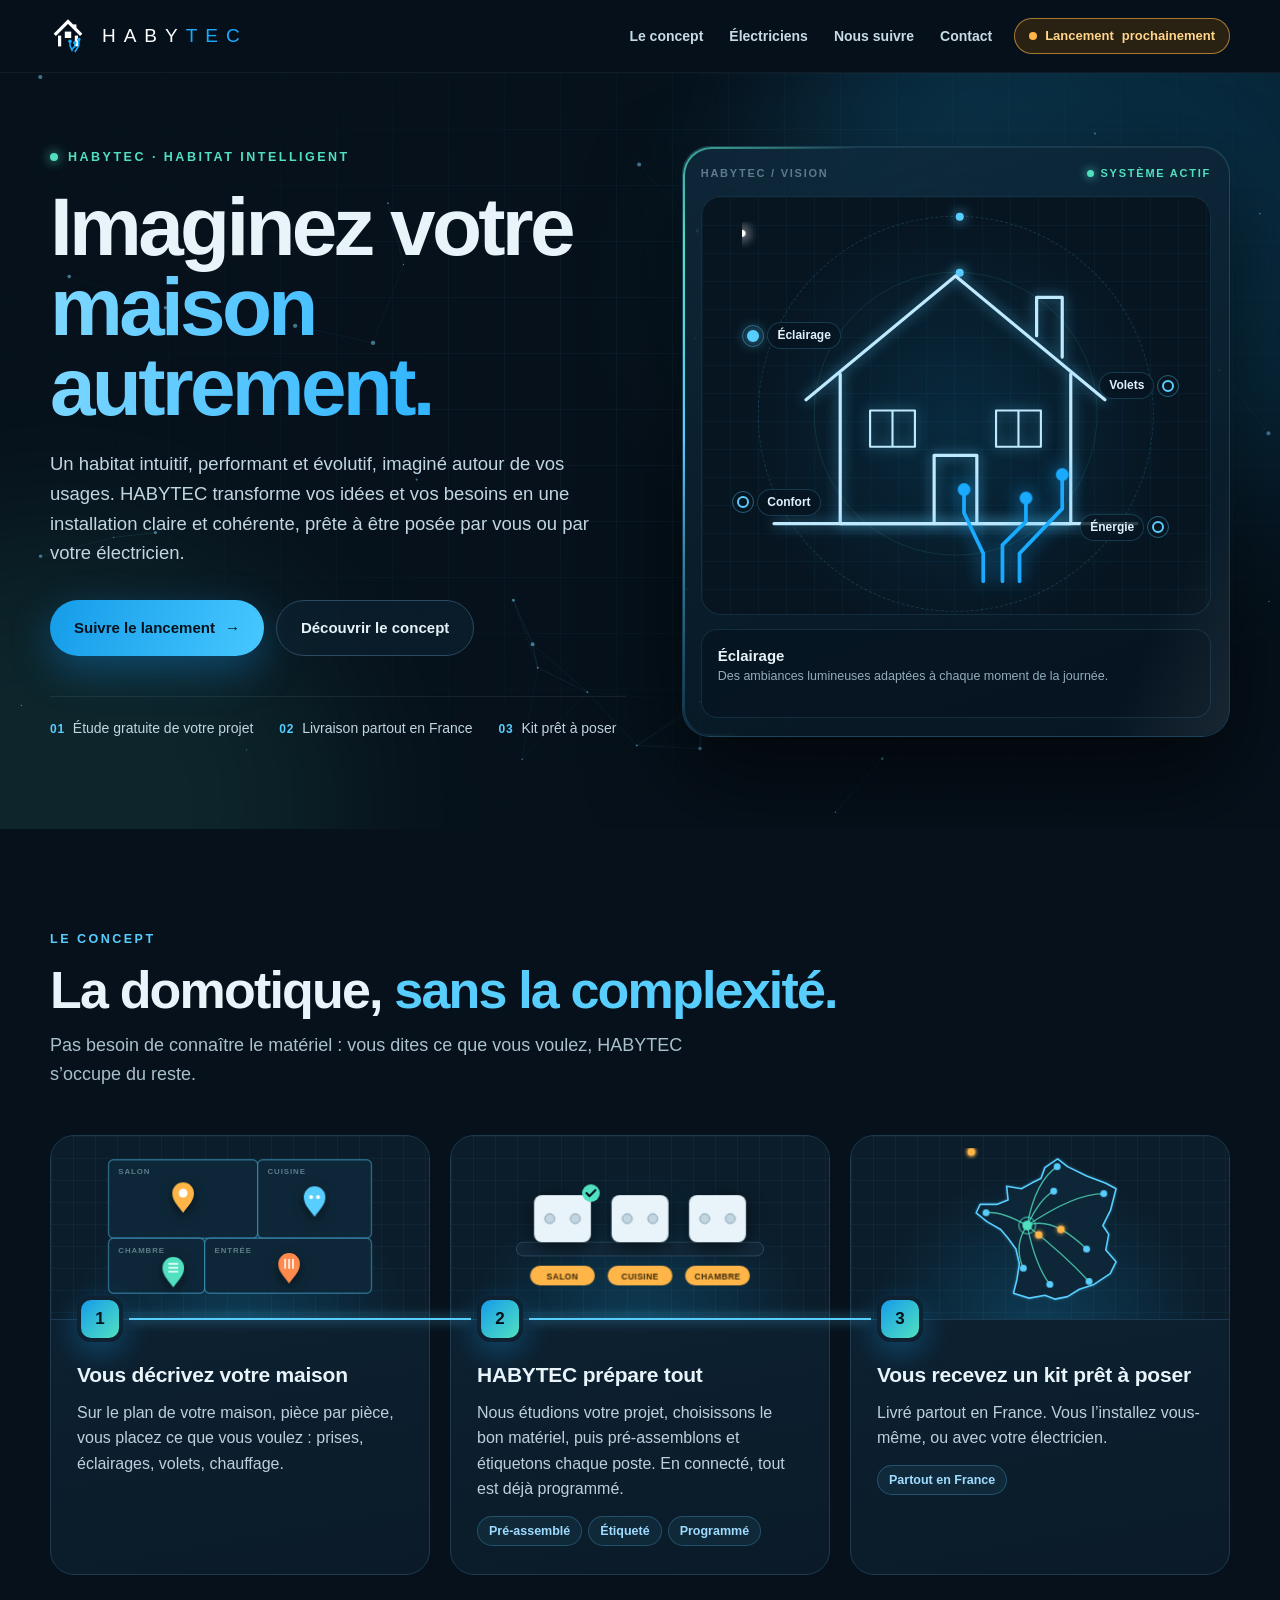
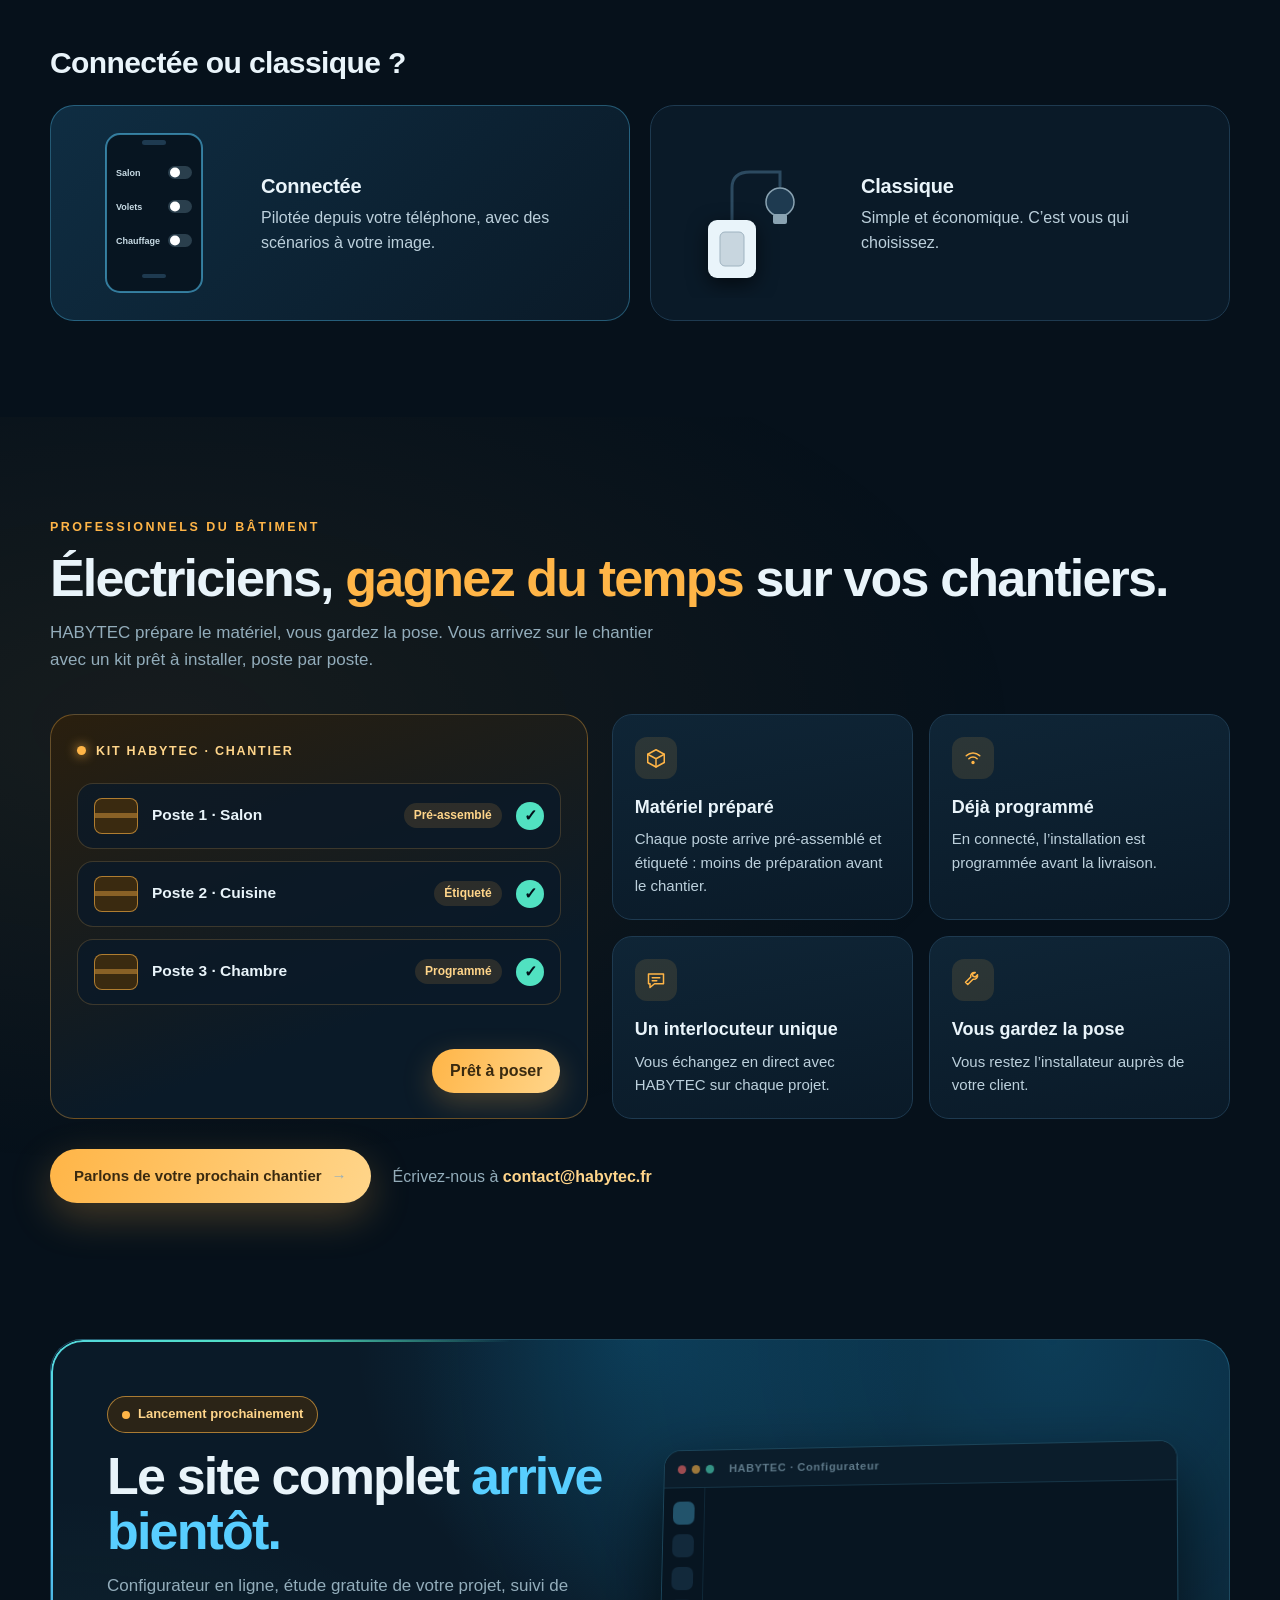
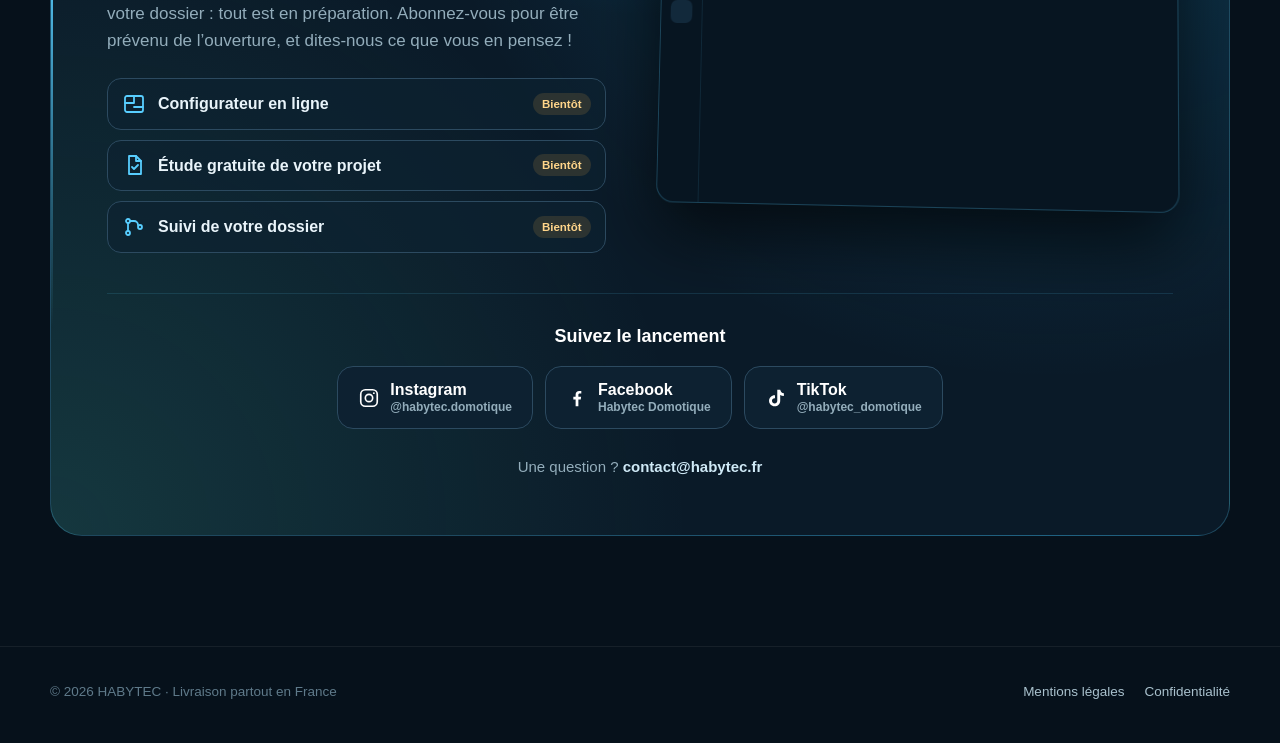
<file: index.html>
<!doctype html>
<html lang="fr" class="no-js">
<head>
<meta charset="utf-8">
<meta name="viewport" content="width=device-width, initial-scale=1">
<meta http-equiv="Content-Security-Policy" content="default-src 'self'; script-src 'self' 'sha256-0A3SoNnOj/VD5rKtWDb4PSvN8Br+QRibbwlM+84okfY='; style-src 'self' 'unsafe-inline'; img-src 'self' data:; font-src 'self'; connect-src 'self'; manifest-src 'self'; base-uri 'self'; form-action 'self'; object-src 'none'; upgrade-insecure-requests">
<meta name="referrer" content="strict-origin-when-cross-origin">
<title>HABYTEC — Lancement prochainement</title>
<meta name="description" content="HABYTEC imagine votre installation électrique et domotique, prépare un kit pré-assemblé et programmé, livré partout en France. Lancement prochainement.">
<meta name="theme-color" content="#06111b">
<meta property="og:type" content="website">
<meta property="og:title" content="HABYTEC — Imaginez votre maison autrement">
<meta property="og:description" content="Étude gratuite de votre projet, kit prêt à poser, livraison partout en France. Lancement prochainement.">
<meta property="og:url" content="https://habytec.fr/">
<meta property="og:site_name" content="HABYTEC">
<meta property="og:locale" content="fr_FR">
<meta property="og:image" content="https://habytec.fr/og-image.jpg">
<meta property="og:image:width" content="1200">
<meta property="og:image:height" content="630">
<meta property="og:image:alt" content="HABYTEC — Imaginez votre maison autrement. Lancement prochainement.">
<meta name="twitter:card" content="summary_large_image">
<link rel="canonical" href="https://habytec.fr/">
<link rel="icon" href="favicon.svg" type="image/svg+xml">
<link rel="apple-touch-icon" href="apple-touch-icon.png">
<link rel="manifest" href="site.webmanifest">
<meta name="apple-mobile-web-app-title" content="HABYTEC">
<link rel="stylesheet" href="style.css?v=3">
<script>document.documentElement.classList.remove("no-js")</script>
<script src="script.js?v=3" defer></script>
</head>
<body>
<a class="skip" href="#contenu">Aller au contenu</a>
<div class="progress" aria-hidden="true"></div>
<div class="cursor-glow" aria-hidden="true"></div>

<header class="top">
  <div class="wrap">
    <a class="logo" href="index.html" aria-label="HABYTEC, accueil">
      <svg viewBox="0 0 100 100" aria-hidden="true"><path d="M12 47 L45 14 L78 47" fill="none" stroke="#fff" stroke-width="8"/><path d="M62 21 V31" stroke="#fff" stroke-width="8"/><rect x="20" y="49" width="8" height="27" fill="#fff"/><rect x="62" y="49" width="8" height="27" fill="#fff"/><rect x="37" y="39" width="16" height="16" fill="#fff"/><path d="M50 64 V74 L56 88 M62 68 V76 L54 84 M72 60 V74 L62 90" fill="none" stroke="#1aabff" stroke-width="4"/><circle cx="50" cy="63" r="4.5" fill="#1aabff"/><circle cx="62" cy="67" r="4.5" fill="#1aabff"/><circle cx="72" cy="59" r="4.5" fill="#1aabff"/></svg>
      <b>HABY<span>TEC</span></b>
    </a>
    <nav class="nav" aria-label="Navigation principale">
      <a href="#concept">Le concept</a>
      <a href="#professionnels">Électriciens</a>
      <a href="#lancement">Nous suivre</a>
      <a href="mailto:contact@habytec.fr">Contact</a>
    </nav>
    <span class="soon"><i></i>Lancement <span class="long">prochainement</span></span>
  </div>
</header>

<main id="contenu">
  <section class="hero">
    <div class="grid-lines" aria-hidden="true"></div>
    <div class="glow one" aria-hidden="true"></div>
    <div class="glow two" aria-hidden="true"></div>
    <canvas class="net" aria-hidden="true"></canvas>
    <div class="wrap hero-grid">
      <div class="hero-copy reveal in">
        <span class="eyebrow"><i></i>HABYTEC · habitat intelligent</span>
        <h1><span class="l1">Imaginez votre</span> <span class="l2">maison autrement.</span></h1>
        <p class="lead">Un habitat intuitif, performant et évolutif, imaginé autour de vos usages. HABYTEC transforme vos idées et vos besoins en une installation claire et cohérente, prête à être posée par vous ou par votre électricien.</p>
        <div class="actions">
          <a class="btn primary" href="#lancement">Suivre le lancement <span aria-hidden="true">→</span></a>
          <a class="btn ghost" href="#concept">Découvrir le concept</a>
        </div>
        <ul class="trust">
          <li><b>01</b>Étude gratuite de votre projet</li>
          <li><b>02</b>Livraison partout en France</li>
          <li><b>03</b>Kit prêt à poser</li>
        </ul>
      </div>

      <div class="stage reveal in d1" id="stage" aria-label="Illustration : une maison dont l'éclairage, les volets, le confort et l'énergie sont pilotés">
        <div class="stage-top"><span>HABYTEC / VISION</span><em><i></i>SYSTÈME ACTIF</em></div>
        <div class="screen">
          <div class="scan" aria-hidden="true"></div>
          <div class="orbit a" aria-hidden="true"></div>
          <div class="orbit b" aria-hidden="true"></div>
          <svg class="house" viewBox="0 0 400 330" aria-hidden="true">
            <path class="draw" pathLength="1" d="M60 156 L200 40 L340 156"/>
            <path class="draw d2" pathLength="1" d="M276 96 V60 H300 V116"/>
            <path class="draw d2" pathLength="1" d="M92 132 V272 H308 V132"/>
            <path class="draw d3" pathLength="1" d="M180 272 V208 H220 V272"/>
            <path class="draw d3" pathLength="1" d="M30 272 H370"/>
            <defs><radialGradient id="heatGrad"><stop offset="0" stop-color="#ff9a3c" stop-opacity=".55"/><stop offset="1" stop-color="#ff9a3c" stop-opacity="0"/></radialGradient></defs>
            <circle class="heat" cx="200" cy="205" r="105" fill="url(#heatGrad)"/>
            <rect class="win" x="120" y="166" width="42" height="34" rx="3"/>
            <rect class="win w2" x="238" y="166" width="42" height="34" rx="3"/>
            <rect class="shutter" x="118" y="164" width="46" height="38" rx="2"/>
            <rect class="shutter" x="236" y="164" width="46" height="38" rx="2"/>
            <path class="draw d3" pathLength="1" d="M120 166 H162 V200 H120 Z M141 166 V200 M238 166 H280 V200 H238 Z M259 166 V200" style="stroke-width:2"/>
            <path id="wire1" class="wire" pathLength="1" d="M226 326 V300 L208 262 V244"/>
            <path id="wire2" class="wire" pathLength="1" d="M244 326 V292 L266 270 V252"/>
            <path id="wire3" class="wire" pathLength="1" d="M260 326 V300 L300 258 V230"/>
            <circle class="node" cx="208" cy="240" r="6"/>
            <circle class="node" cx="266" cy="248" r="6"/>
            <circle class="node" cx="300" cy="226" r="6"/>
            <circle class="pulse" r="3"><animateMotion dur="2.2s" begin="3s" repeatCount="indefinite"><mpath href="#wire1"/></animateMotion></circle>
            <circle class="pulse" r="3"><animateMotion dur="2.6s" begin="3.6s" repeatCount="indefinite"><mpath href="#wire2"/></animateMotion></circle>
            <circle class="pulse" r="3"><animateMotion dur="2s" begin="4.1s" repeatCount="indefinite"><mpath href="#wire3"/></animateMotion></circle>
          </svg>
          <button class="spot s1 on" type="button" data-zone="0"><i></i><span>Éclairage</span></button>
          <button class="spot s2" type="button" data-zone="1"><i></i><span>Volets</span></button>
          <button class="spot s3" type="button" data-zone="2"><i></i><span>Confort</span></button>
          <button class="spot s4" type="button" data-zone="3"><i></i><span>Énergie</span></button>
        </div>
        <div class="panel" aria-live="polite">
          <div><b id="zoneName">Éclairage</b><small id="zoneText">Des ambiances lumineuses adaptées à chaque moment de la journée.</small></div>
          <span class="wave" aria-hidden="true"><i></i><i></i><i></i><i></i><i></i><i></i></span>
        </div>
      </div>
    </div>
  </section>

  <section class="block" id="concept">
    <div class="wrap">
      <span class="kicker reveal">Le concept</span>
      <h2 class="reveal">La domotique, <span>sans la complexité.</span></h2>
      <p class="intro reveal">Pas besoin de connaître le matériel : vous dites ce que vous voulez, HABYTEC s’occupe du reste.</p>
      <div class="steps">
        <svg class="steps-line" aria-hidden="true"><path pathLength="1"/></svg>
        <article class="card step reveal">
          <div class="ill-wrap" aria-hidden="true">
            <svg class="ill" viewBox="0 0 300 160">
              <g class="plan"><rect x="16" y="12" width="152" height="80" rx="5"/><rect x="168" y="12" width="116" height="80" rx="5"/><rect x="16" y="92" width="98" height="56" rx="5"/><rect x="114" y="92" width="170" height="56" rx="5"/></g>
              <g class="room-name"><text x="26" y="27">SALON</text><text x="178" y="27">CUISINE</text><text x="26" y="107">CHAMBRE</text><text x="124" y="107">ENTRÉE</text></g>
              <g transform="translate(92 66)"><g class="pin" style="--i:0"><path d="M0 0c-7-9-11-13-11-20a11 11 0 0 1 22 0c0 7-4 11-11 20z" fill="#ffb547"/><circle cy="-20" r="4.5" fill="#fff"/></g></g>
              <g transform="translate(226 70)"><g class="pin" style="--i:1"><path d="M0 0c-7-9-11-13-11-20a11 11 0 0 1 22 0c0 7-4 11-11 20z" fill="#58ceff"/><circle cx="-3.5" cy="-20" r="2" fill="#fff"/><circle cx="3.5" cy="-20" r="2" fill="#fff"/></g></g>
              <g transform="translate(82 142)"><g class="pin" style="--i:2"><path d="M0 0c-7-9-11-13-11-20a11 11 0 0 1 22 0c0 7-4 11-11 20z" fill="#51e1c1"/><path d="M-5 -24h10M-5 -20h10M-5 -16h10" stroke="#fff" stroke-width="1.6"/></g></g>
              <g transform="translate(200 138)"><g class="pin" style="--i:3"><path d="M0 0c-7-9-11-13-11-20a11 11 0 0 1 22 0c0 7-4 11-11 20z" fill="#ff8a4c"/><path d="M-4 -25v10M0 -25v10M4 -25v10" stroke="#fff" stroke-width="1.6"/></g></g>
            </svg>
          </div>
          <div class="step-body"><span class="num">1</span><h3>Vous décrivez votre maison</h3><p>Sur le plan de votre maison, pièce par pièce, vous placez ce que vous voulez : prises, éclairages, volets, chauffage.</p></div>
        </article>
        <article class="card step reveal d1">
          <div class="ill-wrap" aria-hidden="true">
            <svg class="ill" viewBox="0 0 300 160">
              <rect class="tray" x="24" y="96" width="252" height="14" rx="7"/>
              <g class="module" style="--i:0"><rect x="42" y="48" width="58" height="48" rx="8"/><circle cx="58" cy="72" r="5"/><circle cx="84" cy="72" r="5"/><g class="tag"><rect x="38" y="120" width="66" height="20" rx="10"/><text x="71" y="134">SALON</text></g></g>
              <g class="module" style="--i:1"><rect x="121" y="48" width="58" height="48" rx="8"/><circle cx="137" cy="72" r="5"/><circle cx="163" cy="72" r="5"/><g class="tag"><rect x="117" y="120" width="66" height="20" rx="10"/><text x="150" y="134">CUISINE</text></g></g>
              <g class="module" style="--i:2"><rect x="200" y="48" width="58" height="48" rx="8"/><circle cx="216" cy="72" r="5"/><circle cx="242" cy="72" r="5"/><g class="tag"><rect x="196" y="120" width="66" height="20" rx="10"/><text x="229" y="134">CHAMBRE</text></g></g>
              <g class="signal"><path d="M215 32a20 20 0 0 1 28 0M221 38a11 11 0 0 1 16 0"/><circle cx="229" cy="43" r="2.6"/></g>
              <g class="ok"><circle cx="100" cy="46" r="9"/><path d="M95.5 46l3 3 6-6"/></g>
            </svg>
          </div>
          <div class="step-body"><span class="num">2</span><h3>HABYTEC prépare tout</h3><p>Nous étudions votre projet, choisissons le bon matériel, puis pré-assemblons et étiquetons chaque poste. En connecté, tout est déjà programmé.</p><div class="chips"><span>Pré-assemblé</span><span>Étiqueté</span><span>Programmé</span></div></div>
        </article>
        <article class="card step reveal d2">
          <div class="ill-wrap" aria-hidden="true">
            <svg class="ill" viewBox="0 0 300 160">
              <g transform="translate(80 4) scale(.25)">
                <path class="fr" vector-effect="non-scaling-stroke" d="M352 28 L392 60 L470 98 L548 128 L590 150 L568 236 L536 300 L560 336 L548 400 L590 448 L566 496 L500 540 L440 560 L392 590 L340 600 L300 584 L236 596 L172 576 L186 520 L196 456 L182 396 L150 352 L120 316 L64 284 L20 248 L36 214 L104 214 L150 196 L144 140 L204 150 L248 126 L284 108 L300 64 Z"/>
                <path id="route0" class="route" vector-effect="non-scaling-stroke" pathLength="1" style="--i:0" d="M228 300 Q280 190 336 160"/><path id="route1" class="route" vector-effect="non-scaling-stroke" pathLength="1" style="--i:1" d="M228 300 Q330 260 470 396"/><path id="route2" class="route" vector-effect="non-scaling-stroke" pathLength="1" style="--i:2" d="M228 300 Q170 380 212 474"/><path id="route3" class="route" vector-effect="non-scaling-stroke" pathLength="1" style="--i:3" d="M228 300 Q380 420 480 528"/><path id="route4" class="route" vector-effect="non-scaling-stroke" pathLength="1" style="--i:4" d="M228 300 Q260 120 350 60"/><path id="route5" class="route" vector-effect="non-scaling-stroke" pathLength="1" style="--i:5" d="M228 300 Q420 170 540 170"/><path id="route6" class="route" vector-effect="non-scaling-stroke" pathLength="1" style="--i:6" d="M228 300 Q120 240 60 248"/><path id="route7" class="route" vector-effect="non-scaling-stroke" pathLength="1" style="--i:7" d="M228 300 Q260 460 320 540"/><circle class="city" style="--i:0" cx="336" cy="160" r="14"/><circle class="city" style="--i:1" cx="470" cy="396" r="14"/><circle class="city" style="--i:2" cx="212" cy="474" r="14"/><circle class="city" style="--i:3" cx="480" cy="528" r="14"/><circle class="city" style="--i:4" cx="350" cy="60" r="14"/><circle class="city" style="--i:5" cx="540" cy="170" r="14"/><circle class="city" style="--i:6" cx="60" cy="248" r="14"/><circle class="city" style="--i:7" cx="320" cy="540" r="14"/>
                <circle class="hub-ring" cx="228" cy="300" r="34"/><circle class="hub" cx="228" cy="300" r="20"/>
                <circle class="parcel" r="15"><animateMotion dur="2.6s" begin="1s" repeatCount="indefinite"><mpath href="#route1"/></animateMotion></circle><circle class="parcel" r="15"><animateMotion dur="3.1s" begin="1.8s" repeatCount="indefinite"><mpath href="#route3"/></animateMotion></circle><circle class="parcel" r="15"><animateMotion dur="2.4s" begin="2.6s" repeatCount="indefinite"><mpath href="#route5"/></animateMotion></circle><circle class="parcel" r="15"><animateMotion dur="2.9s" begin="3.3s" repeatCount="indefinite"><mpath href="#route2"/></animateMotion></circle>
              </g>
            </svg>
          </div>
          <div class="step-body"><span class="num">3</span><h3>Vous recevez un kit prêt à poser</h3><p>Livré partout en France. Vous l’installez vous-même, ou avec votre électricien.</p><div class="chips"><span>Partout en France</span></div></div>
        </article>
      </div>

      <h3 class="sub-h reveal">Connectée ou classique ?</h3>
      <div class="choice">
        <article class="opt connected reveal">
          <div class="opt-visual" aria-hidden="true">
            <svg viewBox="0 0 140 170">
              <rect class="phone" x="22" y="6" width="96" height="158" rx="14"/><rect class="notch" x="58" y="12" width="24" height="5" rx="2.5"/>
              <g class="row" style="--i:0"><text x="32" y="48">Salon</text><rect class="sw" x="84" y="38" width="24" height="13" rx="6.5"/><circle class="knob" cx="91" cy="44.5" r="5"/></g>
              <g class="row" style="--i:1"><text x="32" y="82">Volets</text><rect class="sw" x="84" y="72" width="24" height="13" rx="6.5"/><circle class="knob" cx="91" cy="78.5" r="5"/></g>
              <g class="row" style="--i:2"><text x="32" y="116">Chauffage</text><rect class="sw" x="84" y="106" width="24" height="13" rx="6.5"/><circle class="knob" cx="91" cy="112.5" r="5"/></g>
              <rect class="home-btn" x="58" y="146" width="24" height="4" rx="2"/>
            </svg>
          </div>
          <div class="opt-text"><svg viewBox="0 0 34 34" fill="none" stroke="#58ceff" stroke-width="2" stroke-linecap="round" aria-hidden="true"><rect x="9" y="3" width="16" height="28" rx="3"/><path d="M15 27h4"/><path d="M12.5 13.5a6 6 0 0 1 9 0M14.5 16a3 3 0 0 1 5 0"/><circle cx="17" cy="19" r="1" fill="#58ceff"/></svg>
            <span><b>Connectée</b><small>Pilotée depuis votre téléphone, avec des scénarios à votre image.</small></span>
          </div>
        </article>
        <article class="opt classic reveal d1">
          <div class="opt-visual" aria-hidden="true">
            <svg viewBox="0 0 140 170">
              <path class="cable" d="M48 92 V60 Q48 44 66 44 H96 V58"/>
              <g class="bulb"><circle class="glow-b" cx="96" cy="76" r="26"/><circle class="glass" cx="96" cy="74" r="14"/><rect class="base" x="89" y="86" width="14" height="10" rx="2"/></g>
              <rect class="plate" x="24" y="92" width="48" height="58" rx="9"/><rect class="rocker" x="36" y="104" width="24" height="34" rx="5"/>
            </svg>
          </div>
          <div class="opt-text"><svg viewBox="0 0 34 34" fill="none" stroke="#c2d6e1" stroke-width="2" stroke-linecap="round" aria-hidden="true"><rect x="6" y="5" width="22" height="24" rx="4"/><rect x="12" y="11" width="10" height="12" rx="2"/><path d="M17 14v6"/></svg>
            <span><b>Classique</b><small>Simple et économique. C’est vous qui choisissez.</small></span>
          </div>
        </article>
      </div>

    </div>
  </section>

  <section class="block pros" id="professionnels">
    <div class="wrap">
      <span class="kicker amber reveal">Professionnels du bâtiment</span>
      <h2 class="reveal">Électriciens, <span>gagnez du temps</span> sur vos chantiers.</h2>
      <p class="intro reveal">HABYTEC prépare le matériel, vous gardez la pose. Vous arrivez sur le chantier avec un kit prêt à installer, poste par poste.</p>
      <div class="pros-grid">
        <div class="kit-card reveal" aria-hidden="true">
          <div class="kit-head"><span class="kit-dot"></span>Kit HABYTEC · Chantier</div>
          <ul class="kit-list">
            <li style="--i:0"><span class="kit-box"></span><b>Poste 1 · Salon</b><em>Pré-assemblé</em><i>✓</i></li>
            <li style="--i:1"><span class="kit-box"></span><b>Poste 2 · Cuisine</b><em>Étiqueté</em><i>✓</i></li>
            <li style="--i:2"><span class="kit-box"></span><b>Poste 3 · Chambre</b><em>Programmé</em><i>✓</i></li>
          </ul>
          <div class="kit-foot"><span class="ready">Prêt à poser</span></div>
        </div>
        <div class="perks">
          <article class="perk reveal"><svg viewBox="0 0 32 32" aria-hidden="true"><path d="M5 11l11-6 11 6v11l-11 6-11-6z"/><path d="M5 11l11 6 11-6M16 17v11"/></svg><h3>Matériel préparé</h3><p>Chaque poste arrive pré-assemblé et étiqueté : moins de préparation avant le chantier.</p></article>
          <article class="perk reveal d1"><svg viewBox="0 0 32 32" aria-hidden="true"><path d="M7 13a13 13 0 0 1 18 0M10.5 17a8 8 0 0 1 11 0"/><circle cx="16" cy="22" r="2.2"/></svg><h3>Déjà programmé</h3><p>En connecté, l’installation est programmée avant la livraison.</p></article>
          <article class="perk reveal"><svg viewBox="0 0 32 32" aria-hidden="true"><path d="M6 8h20v13H14l-6 5v-5H6z"/><path d="M11 13h10M11 17h6"/></svg><h3>Un interlocuteur unique</h3><p>Vous échangez en direct avec HABYTEC sur chaque projet.</p></article>
          <article class="perk reveal d1"><svg viewBox="0 0 32 32" aria-hidden="true"><path d="M19 6a5 5 0 0 0-6 6L6 19l3 3 7-7a5 5 0 0 0 6-6l-3 3-3-1-1-3z"/></svg><h3>Vous gardez la pose</h3><p>Vous restez l’installateur auprès de votre client.</p></article>
        </div>
      </div>
      <div class="pros-cta reveal">
        <a class="btn amber" href="mailto:contact@habytec.fr?subject=%C3%89lectricien%20%E2%80%94%20HABYTEC">Parlons de votre prochain chantier <span aria-hidden="true">→</span></a>
        <span>Écrivez-nous à <a href="mailto:contact@habytec.fr">contact@habytec.fr</a></span>
      </div>
    </div>
  </section>

  <section class="launch" id="lancement">
    <div class="wrap">
      <div class="launch-card reveal">
        <div class="launch-grid">
          <div class="launch-text">
            <span class="soon"><i></i>Lancement prochainement</span>
            <h2>Le site complet <span>arrive bientôt.</span></h2>
            <p class="intro">Configurateur en ligne, étude gratuite de votre projet, suivi de votre dossier : tout est en préparation. Abonnez-vous pour être prévenu de l’ouverture, et dites-nous ce que vous en pensez !</p>
            <ul class="coming">
              <li><svg viewBox="0 0 24 24" aria-hidden="true"><rect x="3" y="4" width="18" height="16" rx="2"/><path d="M3 11h9V4M12 15h9"/></svg>Configurateur en ligne<em>Bientôt</em></li>
              <li><svg viewBox="0 0 24 24" aria-hidden="true"><path d="M7 3h7l5 5v13H7z"/><path d="M14 3v5h5M10 14l2 2 4-4"/></svg>Étude gratuite de votre projet<em>Bientôt</em></li>
              <li><svg viewBox="0 0 24 24" aria-hidden="true"><circle cx="6" cy="6" r="2"/><circle cx="6" cy="18" r="2"/><circle cx="18" cy="12" r="2"/><path d="M6 8v8M8 6h4a4 4 0 0 1 4 4"/></svg>Suivi de votre dossier<em>Bientôt</em></li>
            </ul>
          </div>
          <div class="app-preview" aria-hidden="true">
            <div class="app-bar"><i></i><i></i><i></i><span>HABYTEC · Configurateur</span></div>
            <div class="app-body">
              <div class="app-side"><span class="on"></span><span></span><span></span><span></span></div>
              <svg class="app-plan" viewBox="0 0 260 170">
                <g class="plan"><rect x="10" y="10" width="140" height="90" rx="5"/><rect x="150" y="10" width="100" height="90" rx="5"/><rect x="10" y="100" width="90" height="60" rx="5"/><rect x="100" y="100" width="150" height="60" rx="5"/></g>
                <g class="room-name"><text x="20" y="25">SALON</text><text x="160" y="25">CUISINE</text><text x="20" y="115">CHAMBRE</text><text x="110" y="115">ENTRÉE</text></g>
                <circle class="eq" style="--i:0" cx="60" cy="60" r="7"/><circle class="eq" style="--i:1" cx="110" cy="72" r="7"/><circle class="eq" style="--i:2" cx="200" cy="58" r="7"/><circle class="eq" style="--i:3" cx="54" cy="134" r="7"/><circle class="eq" style="--i:4" cx="180" cy="134" r="7"/>
              </svg>
              <div class="app-toast"><b>✓</b>Étude gratuite demandée</div>
            </div>
          </div>
        </div>
        <div class="follow">
          <span class="follow-title">Suivez le lancement</span>
          <div class="socials">
            <a class="social" href="https://www.instagram.com/habytec.domotique/" target="_blank" rel="noopener noreferrer"><svg viewBox="0 0 24 24" fill="none" stroke="currentColor" stroke-width="1.8" aria-hidden="true"><rect x="3" y="3" width="18" height="18" rx="5"/><circle cx="12" cy="12" r="4"/><circle cx="17.3" cy="6.7" r="1" fill="currentColor" stroke="none"/></svg><span>Instagram<small>@habytec.domotique</small></span></a>
            <a class="social" href="https://www.facebook.com/p/Habytec-Domotique-61595700923512/" target="_blank" rel="noopener noreferrer"><svg viewBox="0 0 24 24" fill="currentColor" aria-hidden="true"><path d="M13.5 21v-7.5h2.6l.4-3h-3V8.6c0-.9.3-1.5 1.6-1.5h1.6V4.4c-.3 0-1.2-.1-2.3-.1-2.3 0-3.9 1.4-3.9 4v2.2H8v3h2.5V21h3z"/></svg><span>Facebook<small>Habytec Domotique</small></span></a>
            <a class="social" href="https://www.tiktok.com/@habytec_domotique" target="_blank" rel="noopener noreferrer"><svg viewBox="0 0 24 24" fill="currentColor" aria-hidden="true"><path d="M16.6 3c.4 2.2 1.8 3.6 4 3.8v3.1c-1.5 0-2.8-.4-4-1.2v6.2c0 3.5-2.7 6.1-6.1 6.1S4.4 18.4 4.4 15s2.9-6.2 6.5-6v3.2c-1.7-.3-3.3.9-3.3 2.8 0 1.6 1.3 2.9 2.9 2.9 1.7 0 2.9-1.3 2.9-3V3h3.2z"/></svg><span>TikTok<small>@habytec_domotique</small></span></a>
          </div>
          <div class="contact"><span>Une question ? <a href="mailto:contact@habytec.fr">contact@habytec.fr</a></span></div>
        </div>
      </div>
    </div>
  </section>
</main>

<footer class="foot">
  <div class="wrap">
    <span>© 2026 HABYTEC · Livraison partout en France</span>
    <nav aria-label="Informations légales">
      <a href="mentions-legales.html">Mentions légales</a>
      <a href="confidentialite.html">Confidentialité</a>
    </nav>
  </div>
</footer>
</body>
</html>
</file>
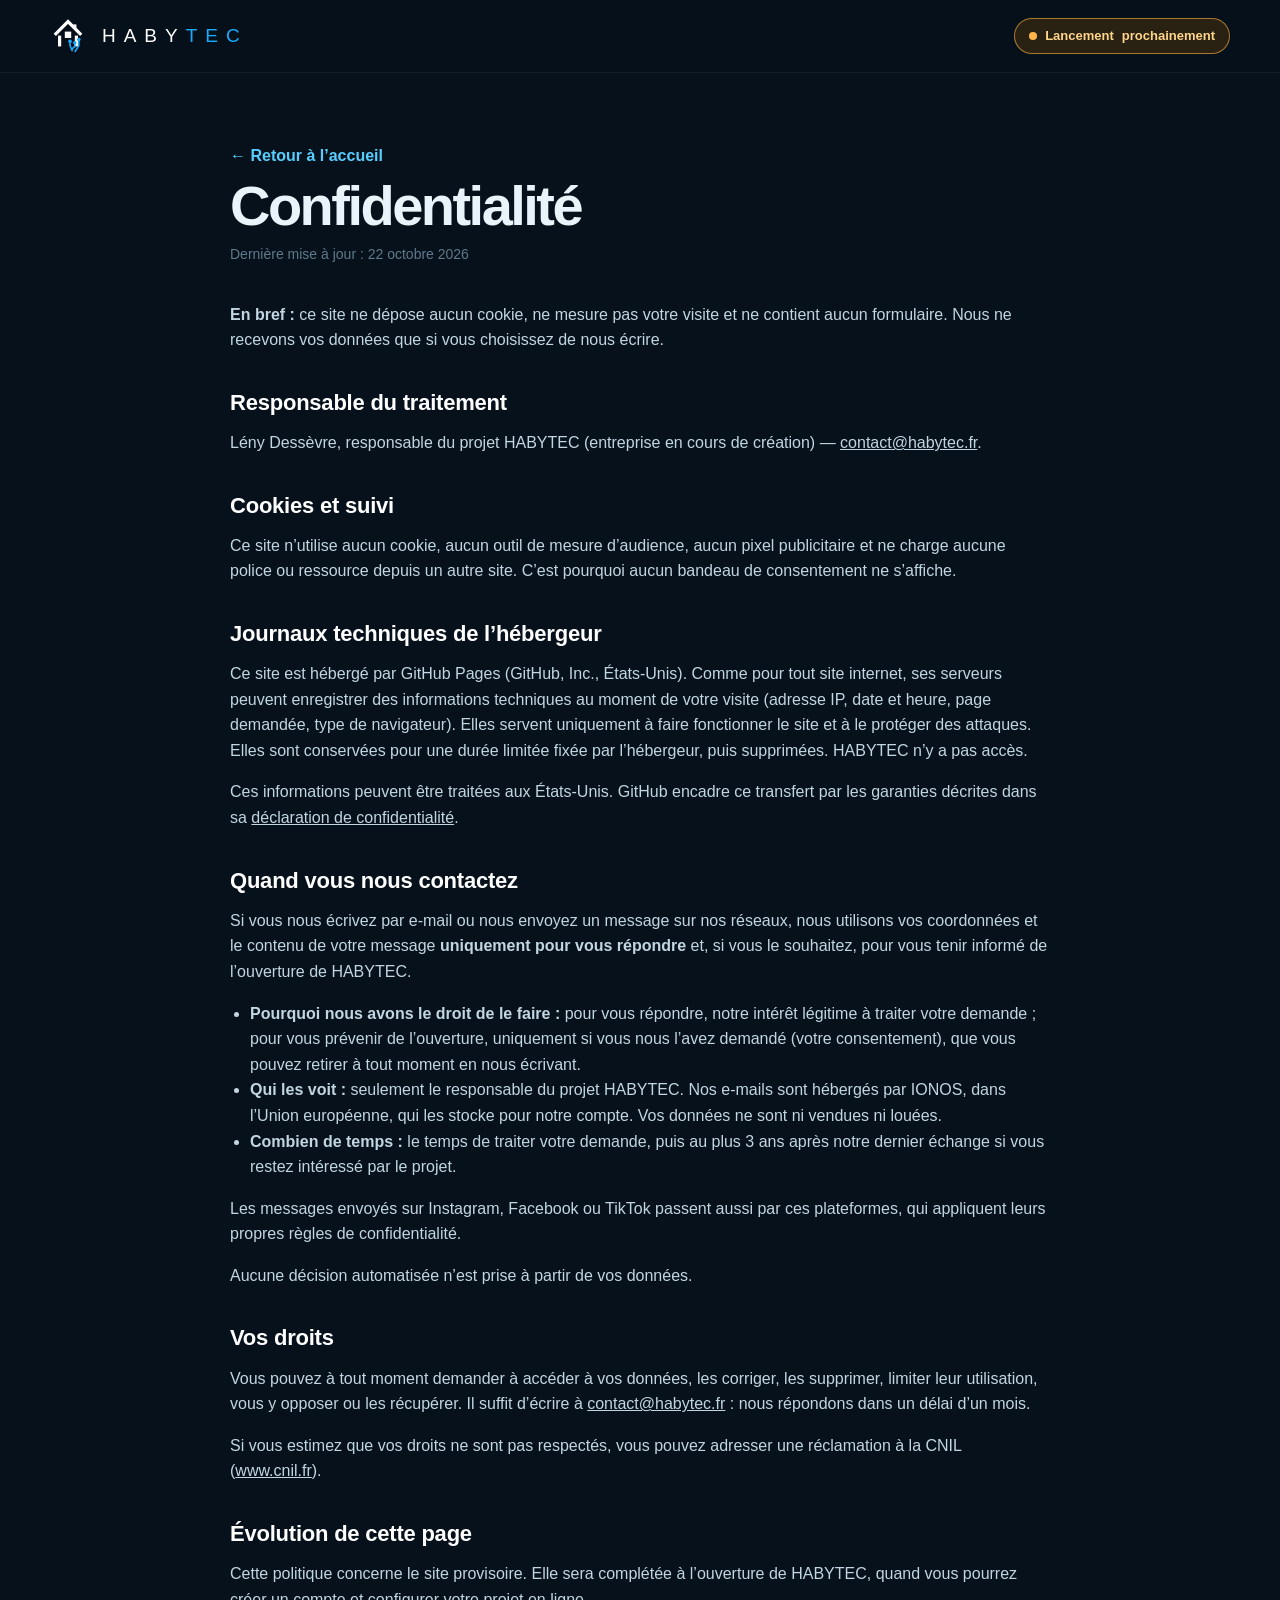
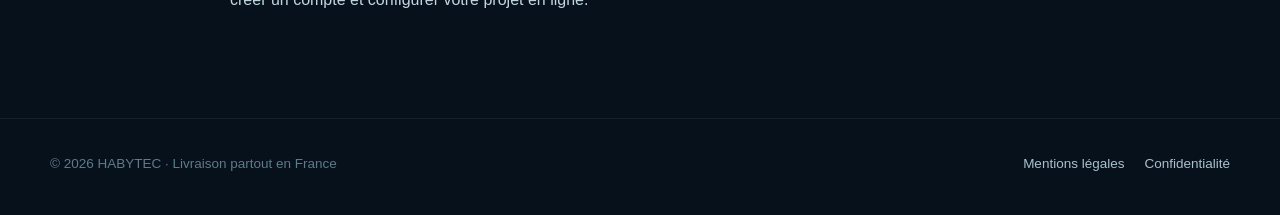
<file: confidentialite.html>
<!doctype html>
<html lang="fr">
<head>
<meta charset="utf-8">
<meta name="viewport" content="width=device-width, initial-scale=1">
<meta http-equiv="Content-Security-Policy" content="default-src 'self'; script-src 'self' 'sha256-0A3SoNnOj/VD5rKtWDb4PSvN8Br+QRibbwlM+84okfY='; style-src 'self' 'unsafe-inline'; img-src 'self' data:; font-src 'self'; connect-src 'self'; manifest-src 'self'; base-uri 'self'; form-action 'self'; object-src 'none'; upgrade-insecure-requests">
<meta name="referrer" content="strict-origin-when-cross-origin">
<title>Confidentialité — HABYTEC</title>
<meta name="description" content="Politique de confidentialité du site HABYTEC : aucun cookie, aucun suivi.">
<meta name="theme-color" content="#06111b">
<link rel="icon" href="favicon.svg" type="image/svg+xml">
<link rel="apple-touch-icon" href="apple-touch-icon.png">
<link rel="manifest" href="site.webmanifest">
<meta name="apple-mobile-web-app-title" content="HABYTEC">
<link rel="stylesheet" href="style.css?v=3">
</head>
<body>
<a class="skip" href="#contenu">Aller au contenu</a>
<header class="top">
  <div class="wrap">
    <a class="logo" href="index.html" aria-label="HABYTEC, retour à l'accueil">
      <svg viewBox="0 0 100 100" aria-hidden="true"><path d="M12 47 L45 14 L78 47" fill="none" stroke="#fff" stroke-width="8"/><path d="M62 21 V31" stroke="#fff" stroke-width="8"/><rect x="20" y="49" width="8" height="27" fill="#fff"/><rect x="62" y="49" width="8" height="27" fill="#fff"/><rect x="37" y="39" width="16" height="16" fill="#fff"/><path d="M50 64 V74 L56 88 M62 68 V76 L54 84 M72 60 V74 L62 90" fill="none" stroke="#1aabff" stroke-width="4"/><circle cx="50" cy="63" r="4.5" fill="#1aabff"/><circle cx="62" cy="67" r="4.5" fill="#1aabff"/><circle cx="72" cy="59" r="4.5" fill="#1aabff"/></svg>
      <b>HABY<span>TEC</span></b>
    </a>
    <span class="soon" style="margin-left:auto"><i></i>Lancement <span class="long">prochainement</span></span>
  </div>
</header>

<main class="legal" id="contenu">
  <div class="wrap">
    <a class="back" href="index.html">← Retour à l’accueil</a>
    <h1>Confidentialité</h1>
    <p class="updated">Dernière mise à jour : 22 octobre 2026</p>

    <p><b>En bref :</b> ce site ne dépose aucun cookie, ne mesure pas votre visite et ne contient aucun formulaire. Nous ne recevons vos données que si vous choisissez de nous écrire.</p>

    <h2>Responsable du traitement</h2>
    <p>Lény Dessèvre, responsable du projet HABYTEC (entreprise en cours de création) — <a href="mailto:contact@habytec.fr">contact@habytec.fr</a>.</p>

    <h2>Cookies et suivi</h2>
    <p>Ce site n’utilise aucun cookie, aucun outil de mesure d’audience, aucun pixel publicitaire et ne charge aucune police ou ressource depuis un autre site. C’est pourquoi aucun bandeau de consentement ne s’affiche.</p>

    <h2>Journaux techniques de l’hébergeur</h2>
    <p>Ce site est hébergé par GitHub Pages (GitHub, Inc., États-Unis). Comme pour tout site internet, ses serveurs peuvent enregistrer des informations techniques au moment de votre visite (adresse IP, date et heure, page demandée, type de navigateur). Elles servent uniquement à faire fonctionner le site et à le protéger des attaques. Elles sont conservées pour une durée limitée fixée par l’hébergeur, puis supprimées. HABYTEC n’y a pas accès.</p>
    <p>Ces informations peuvent être traitées aux États-Unis. GitHub encadre ce transfert par les garanties décrites dans sa <a href="https://docs.github.com/fr/site-policy/privacy-policies/github-general-privacy-statement" target="_blank" rel="noopener noreferrer">déclaration de confidentialité</a>.</p>

    <h2>Quand vous nous contactez</h2>
    <p>Si vous nous écrivez par e-mail ou nous envoyez un message sur nos réseaux, nous utilisons vos coordonnées et le contenu de votre message <b>uniquement pour vous répondre</b> et, si vous le souhaitez, pour vous tenir informé de l’ouverture de HABYTEC.</p>
    <ul>
      <li><b>Pourquoi nous avons le droit de le faire :</b> pour vous répondre, notre intérêt légitime à traiter votre demande ; pour vous prévenir de l’ouverture, uniquement si vous nous l’avez demandé (votre consentement), que vous pouvez retirer à tout moment en nous écrivant.</li>
      <li><b>Qui les voit :</b> seulement le responsable du projet HABYTEC. Nos e-mails sont hébergés par IONOS, dans l’Union européenne, qui les stocke pour notre compte. Vos données ne sont ni vendues ni louées.</li>
      <li><b>Combien de temps :</b> le temps de traiter votre demande, puis au plus 3 ans après notre dernier échange si vous restez intéressé par le projet.</li>
    </ul>
    <p>Les messages envoyés sur Instagram, Facebook ou TikTok passent aussi par ces plateformes, qui appliquent leurs propres règles de confidentialité.</p>
    <p>Aucune décision automatisée n’est prise à partir de vos données.</p>

    <h2>Vos droits</h2>
    <p>Vous pouvez à tout moment demander à accéder à vos données, les corriger, les supprimer, limiter leur utilisation, vous y opposer ou les récupérer. Il suffit d’écrire à <a href="mailto:contact@habytec.fr">contact@habytec.fr</a> : nous répondons dans un délai d’un mois.</p>
    <p>Si vous estimez que vos droits ne sont pas respectés, vous pouvez adresser une réclamation à la CNIL (<a href="https://www.cnil.fr" target="_blank" rel="noopener noreferrer">www.cnil.fr</a>).</p>

    <h2>Évolution de cette page</h2>
    <p>Cette politique concerne le site provisoire. Elle sera complétée à l’ouverture de HABYTEC, quand vous pourrez créer un compte et configurer votre projet en ligne.</p>
  </div>
</main>

<footer class="foot">
  <div class="wrap">
    <span>© 2026 HABYTEC · Livraison partout en France</span>
    <nav aria-label="Informations légales">
      <a href="mentions-legales.html">Mentions légales</a>
      <a href="confidentialite.html" aria-current="page">Confidentialité</a>
    </nav>
  </div>
</footer>
</body>
</html>
</file>
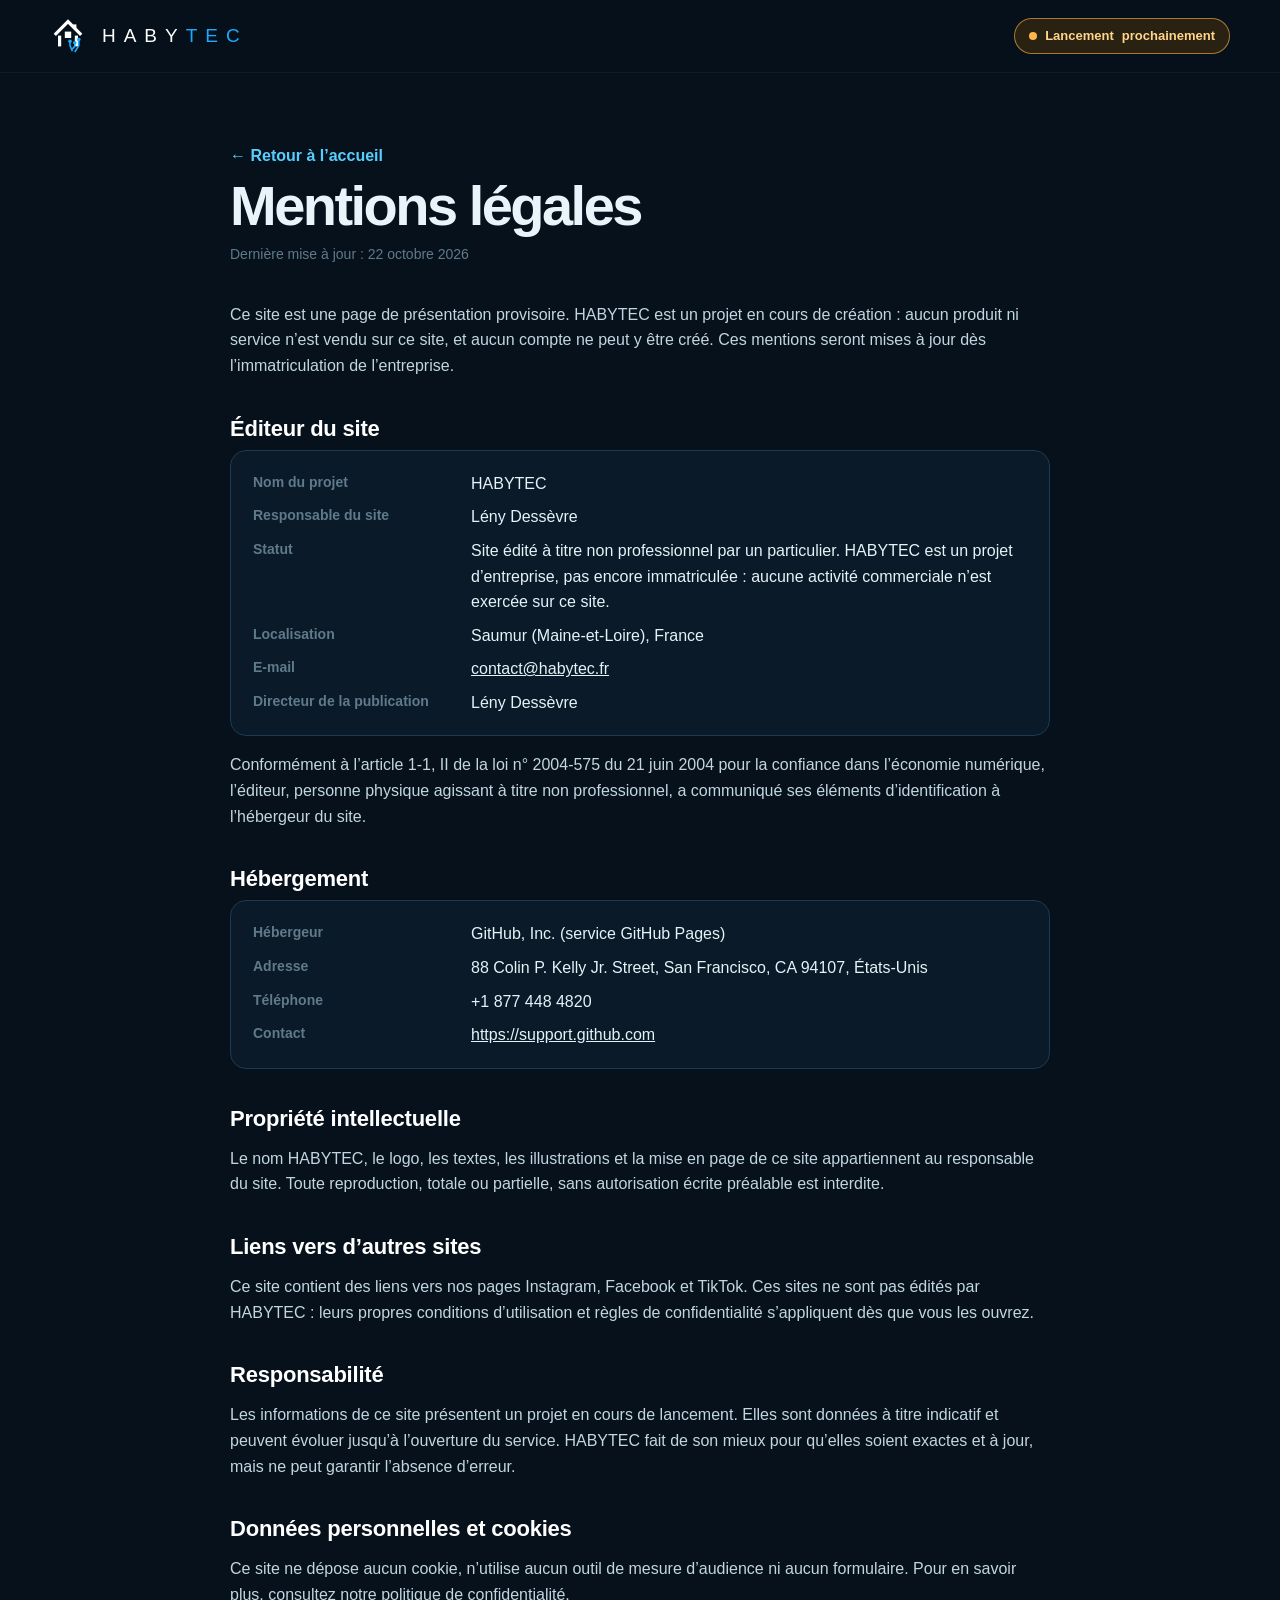
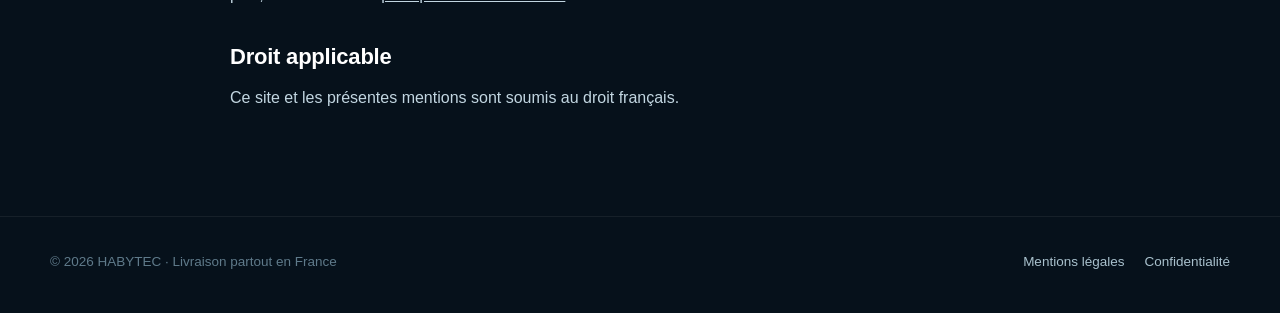
<file: mentions-legales.html>
<!doctype html>
<html lang="fr">
<head>
<meta charset="utf-8">
<meta name="viewport" content="width=device-width, initial-scale=1">
<meta http-equiv="Content-Security-Policy" content="default-src 'self'; script-src 'self' 'sha256-0A3SoNnOj/VD5rKtWDb4PSvN8Br+QRibbwlM+84okfY='; style-src 'self' 'unsafe-inline'; img-src 'self' data:; font-src 'self'; connect-src 'self'; manifest-src 'self'; base-uri 'self'; form-action 'self'; object-src 'none'; upgrade-insecure-requests">
<meta name="referrer" content="strict-origin-when-cross-origin">
<title>Mentions légales — HABYTEC</title>
<meta name="description" content="Mentions légales du site HABYTEC.">
<meta name="theme-color" content="#06111b">
<link rel="icon" href="favicon.svg" type="image/svg+xml">
<link rel="apple-touch-icon" href="apple-touch-icon.png">
<link rel="manifest" href="site.webmanifest">
<meta name="apple-mobile-web-app-title" content="HABYTEC">
<link rel="stylesheet" href="style.css?v=3">
</head>
<body>
<a class="skip" href="#contenu">Aller au contenu</a>
<header class="top">
  <div class="wrap">
    <a class="logo" href="index.html" aria-label="HABYTEC, retour à l'accueil">
      <svg viewBox="0 0 100 100" aria-hidden="true"><path d="M12 47 L45 14 L78 47" fill="none" stroke="#fff" stroke-width="8"/><path d="M62 21 V31" stroke="#fff" stroke-width="8"/><rect x="20" y="49" width="8" height="27" fill="#fff"/><rect x="62" y="49" width="8" height="27" fill="#fff"/><rect x="37" y="39" width="16" height="16" fill="#fff"/><path d="M50 64 V74 L56 88 M62 68 V76 L54 84 M72 60 V74 L62 90" fill="none" stroke="#1aabff" stroke-width="4"/><circle cx="50" cy="63" r="4.5" fill="#1aabff"/><circle cx="62" cy="67" r="4.5" fill="#1aabff"/><circle cx="72" cy="59" r="4.5" fill="#1aabff"/></svg>
      <b>HABY<span>TEC</span></b>
    </a>
    <span class="soon" style="margin-left:auto"><i></i>Lancement <span class="long">prochainement</span></span>
  </div>
</header>

<main class="legal" id="contenu">
  <div class="wrap">
    <a class="back" href="index.html">← Retour à l’accueil</a>
    <h1>Mentions légales</h1>
    <p class="updated">Dernière mise à jour : 22 octobre 2026</p>

    <p>Ce site est une page de présentation provisoire. HABYTEC est un projet en cours de création : aucun produit ni service n’est vendu sur ce site, et aucun compte ne peut y être créé. Ces mentions seront mises à jour dès l’immatriculation de l’entreprise.</p>

    <h2>Éditeur du site</h2>
    <dl>
      <dt>Nom du projet</dt><dd>HABYTEC</dd>
      <dt>Responsable du site</dt><dd>Lény Dessèvre</dd>
      <dt>Statut</dt><dd>Site édité à titre non professionnel par un particulier. HABYTEC est un projet d’entreprise, pas encore immatriculée : aucune activité commerciale n’est exercée sur ce site.</dd>
      <dt>Localisation</dt><dd>Saumur (Maine-et-Loire), France</dd>
      <dt>E-mail</dt><dd><a href="mailto:contact@habytec.fr">contact@habytec.fr</a></dd>
      <dt>Directeur de la publication</dt><dd>Lény Dessèvre</dd>
    </dl>

    <p>Conformément à l’article 1-1, II de la loi n° 2004-575 du 21 juin 2004 pour la confiance dans l’économie numérique, l’éditeur, personne physique agissant à titre non professionnel, a communiqué ses éléments d’identification à l’hébergeur du site.</p>

    <h2>Hébergement</h2>
    <dl>
      <dt>Hébergeur</dt><dd>GitHub, Inc. (service GitHub Pages)</dd>
      <dt>Adresse</dt><dd>88 Colin P. Kelly Jr. Street, San Francisco, CA 94107, États-Unis</dd>
      <dt>Téléphone</dt><dd>+1 877 448 4820</dd>
      <dt>Contact</dt><dd><a href="https://support.github.com" target="_blank" rel="noopener noreferrer">https://support.github.com</a></dd>
    </dl>

    <h2>Propriété intellectuelle</h2>
    <p>Le nom HABYTEC, le logo, les textes, les illustrations et la mise en page de ce site appartiennent au responsable du site. Toute reproduction, totale ou partielle, sans autorisation écrite préalable est interdite.</p>

    <h2>Liens vers d’autres sites</h2>
    <p>Ce site contient des liens vers nos pages Instagram, Facebook et TikTok. Ces sites ne sont pas édités par HABYTEC : leurs propres conditions d’utilisation et règles de confidentialité s’appliquent dès que vous les ouvrez.</p>

    <h2>Responsabilité</h2>
    <p>Les informations de ce site présentent un projet en cours de lancement. Elles sont données à titre indicatif et peuvent évoluer jusqu’à l’ouverture du service. HABYTEC fait de son mieux pour qu’elles soient exactes et à jour, mais ne peut garantir l’absence d’erreur.</p>

    <h2>Données personnelles et cookies</h2>
    <p>Ce site ne dépose aucun cookie, n’utilise aucun outil de mesure d’audience ni aucun formulaire. Pour en savoir plus, consultez notre <a href="confidentialite.html">politique de confidentialité</a>.</p>

    <h2>Droit applicable</h2>
    <p>Ce site et les présentes mentions sont soumis au droit français.</p>
  </div>
</main>

<footer class="foot">
  <div class="wrap">
    <span>© 2026 HABYTEC · Livraison partout en France</span>
    <nav aria-label="Informations légales">
      <a href="mentions-legales.html" aria-current="page">Mentions légales</a>
      <a href="confidentialite.html">Confidentialité</a>
    </nav>
  </div>
</footer>
</body>
</html>
</file>
<file: style.css>
/* HABYTEC — site provisoire (avant l'ouverture de la plateforme).
   Aucune ressource externe : polices du système, dessins en SVG dans la page. */
:root{
  --bg:#06111b;--bg2:#0a1a28;--panel:#0d2131;--line:#1e3a50;--line2:#2c4a60;
  --text:#e9f4fa;--muted:#93adbb;--faint:#5f7a8a;
  --blue:#1aabff;--cyan:#58ceff;--mint:#51e1c1;--amber:#ffb547;
  --font:-apple-system,BlinkMacSystemFont,"Segoe UI",Inter,Roboto,"Helvetica Neue",Arial,sans-serif;
  --brand:Futura,"Avenir Next","Century Gothic",var(--font);
}
*{box-sizing:border-box}
html{scroll-behavior:smooth}
body{margin:0;background:var(--bg);color:var(--text);font-family:var(--font);font-size:16px;line-height:1.6;-webkit-font-smoothing:antialiased;overflow-x:hidden}
a{color:inherit}
img,svg{display:block}
.wrap{width:min(1180px,100% - 40px);margin:0 auto}
.skip{position:absolute;left:-999px;top:8px;padding:8px 14px;border-radius:8px;background:var(--cyan);color:#03111b;font-weight:700;z-index:99}
.skip:focus{left:12px}
:focus-visible{outline:2px solid var(--cyan);outline-offset:3px;border-radius:6px}

/* ---------- En-tête ---------- */
.top{position:sticky;top:0;z-index:20;background:#06111bcc;backdrop-filter:blur(14px);-webkit-backdrop-filter:blur(14px);border-bottom:1px solid #ffffff0d}
.top .wrap{display:flex;align-items:center;gap:22px;height:72px}
.logo{display:flex;align-items:center;gap:12px;text-decoration:none}
.logo svg{width:40px;height:40px}
.logo b{font-family:var(--brand);font-weight:400;font-size:19px;letter-spacing:.42em;color:#fff}
.logo b span{color:var(--blue)}
.nav{display:flex;gap:26px;margin-left:auto}
.nav a{color:#c7dbe6;font-size:14px;font-weight:600;text-decoration:none;transition:color .2s}
.nav a:hover{color:#fff}
.soon{display:inline-flex;align-items:center;gap:8px;padding:7px 14px;border:1px solid #ffb54799;border-radius:999px;background:#3a2a10b3;color:#ffd58a;font-size:13px;font-weight:700;white-space:nowrap}
.soon i{width:8px;height:8px;border-radius:50%;background:var(--amber);box-shadow:0 0 0 0 #ffb547aa;animation:ping 2s infinite}
@keyframes ping{70%{box-shadow:0 0 0 9px #ffb54700}100%{box-shadow:0 0 0 0 #ffb54700}}

/* ---------- Héros ---------- */
.hero{position:relative;padding:70px 0 90px;overflow:hidden;isolation:isolate}
.grid-lines{position:absolute;inset:0;z-index:-2;background-image:linear-gradient(#58ceff0d 1px,transparent 1px),linear-gradient(90deg,#58ceff0d 1px,transparent 1px);background-size:56px 56px;mask-image:radial-gradient(ellipse at 60% 40%,#000 25%,transparent 75%);-webkit-mask-image:radial-gradient(ellipse at 60% 40%,#000 25%,transparent 75%)}
.glow{position:absolute;z-index:-1;border-radius:50%;filter:blur(80px);opacity:.55;animation:drift 16s ease-in-out infinite alternate}
.glow.one{width:620px;height:620px;right:-120px;top:-160px;background:#13a3e455}
.glow.two{width:560px;height:560px;left:-220px;bottom:-260px;background:#51e1c12e;animation-delay:-6s}
@keyframes drift{to{transform:translate(-60px,50px) scale(1.12)}}
.hero-grid{display:grid;grid-template-columns:1.05fr 1fr;gap:56px;align-items:center}
.eyebrow{display:inline-flex;align-items:center;gap:10px;color:var(--mint);font-size:12.5px;font-weight:800;letter-spacing:.2em;text-transform:uppercase}
.eyebrow i{width:8px;height:8px;border-radius:50%;background:var(--mint);box-shadow:0 0 12px var(--mint)}
h1{margin:18px 0 22px;font-size:clamp(44px,6.4vw,84px);line-height:.98;letter-spacing:-.045em;font-weight:900}
h1 span{display:block;background:linear-gradient(100deg,#7fd8ff 0%,#1aabff 40%,#51e1c1 75%,#7fd8ff 100%);background-size:220% 100%;-webkit-background-clip:text;background-clip:text;color:transparent;animation:shine 7s linear infinite}
@keyframes shine{to{background-position:-220% 0}}
.lead{max-width:560px;margin:0;color:#c2d6e1;font-size:clamp(16px,1.6vw,18.5px)}
.actions{display:flex;flex-wrap:wrap;gap:12px;margin-top:32px}
.btn{display:inline-flex;align-items:center;gap:10px;padding:15px 24px;border-radius:999px;font-weight:800;font-size:15px;text-decoration:none;transition:transform .2s,box-shadow .2s,background .2s}
.btn.primary{background:linear-gradient(110deg,#159ce9,#47c8ff);color:#03111b;box-shadow:0 14px 40px #168ee060}
.btn.primary:hover{transform:translateY(-2px);box-shadow:0 18px 50px #168ee080}
.btn.ghost{border:1px solid var(--line2);background:#0d2131aa;color:#e6f2f8}
.btn.ghost:hover{border-color:var(--cyan);background:#12293b}
.trust{display:flex;flex-wrap:wrap;gap:10px 26px;margin:40px 0 0;padding:20px 0 0;border-top:1px solid #ffffff12;list-style:none;color:#c2d6e1;font-size:14px}
.trust b{margin-right:8px;color:var(--cyan);font-size:12px;letter-spacing:.06em}

/* Maison holographique */
.stage{position:relative;padding:18px;border:1px solid #58ceff33;border-radius:28px;background:linear-gradient(160deg,#0f2a3dcc,#081723ee);box-shadow:0 40px 90px #0009,inset 0 1px 0 #ffffff12;transform-style:preserve-3d;transition:transform .25s ease-out}
.stage-top{display:flex;justify-content:space-between;color:var(--faint);font-size:11px;font-weight:800;letter-spacing:.16em}
.stage-top em{display:inline-flex;align-items:center;gap:7px;font-style:normal;color:var(--mint)}
.stage-top em i{width:7px;height:7px;border-radius:50%;background:var(--mint);box-shadow:0 0 10px var(--mint)}
.screen{position:relative;margin-top:14px;aspect-ratio:1/0.82;border:1px solid #58ceff22;border-radius:20px;overflow:hidden;background:radial-gradient(circle at 50% 55%,#13a3e426,transparent 62%),#071521}
.screen:before{content:"";position:absolute;inset:0;background-image:linear-gradient(#58ceff10 1px,transparent 1px),linear-gradient(90deg,#58ceff10 1px,transparent 1px);background-size:28px 28px;opacity:.7}
.scan{position:absolute;left:0;right:0;height:80px;top:-80px;background:linear-gradient(180deg,transparent,#58ceff18,transparent);animation:scan 5.5s linear infinite}
@keyframes scan{to{top:110%}}
.orbit{position:absolute;left:50%;top:52%;border:1px dashed #58ceff2e;border-radius:50%;transform:translate(-50%,-50%)}
.orbit.a{width:78%;aspect-ratio:1;animation:spin 40s linear infinite}
.orbit.b{width:56%;aspect-ratio:1;border-style:solid;border-color:#51e1c11c;animation:spin 26s linear infinite reverse}
.orbit:after{content:"";position:absolute;top:-4px;left:50%;width:8px;height:8px;border-radius:50%;background:var(--cyan);box-shadow:0 0 12px var(--cyan)}
@keyframes spin{to{transform:translate(-50%,-50%) rotate(360deg)}}
.house{position:absolute;inset:6% 8% 4%;width:84%;height:90%}
.draw{fill:none;stroke:#bfe9ff;stroke-width:3;stroke-linecap:round;stroke-linejoin:round;stroke-dasharray:1;stroke-dashoffset:1;filter:drop-shadow(0 0 6px #58ceffaa);animation:draw 1.8s .3s cubic-bezier(.6,.1,.2,1) forwards}
.draw.d2{animation-delay:.9s}.draw.d3{animation-delay:1.3s}
@keyframes draw{to{stroke-dashoffset:0}}
.win{fill:#ffb547;opacity:0;filter:drop-shadow(0 0 14px #ffb547);animation:light 4.5s 2s ease-in-out infinite}
.win.w2{animation-delay:3.1s}
@keyframes light{0%,100%{opacity:.15}35%,70%{opacity:.95}}
.wire{fill:none;stroke:var(--blue);stroke-width:3.5;stroke-linecap:round;stroke-dasharray:1;stroke-dashoffset:1;filter:drop-shadow(0 0 8px #1aabffcc);animation:draw 1.4s 1.6s ease-out forwards}
.node{fill:var(--blue);opacity:0;filter:drop-shadow(0 0 10px #1aabff);animation:pop .5s 2.8s forwards}
@keyframes pop{from{opacity:0;transform:scale(.2)}to{opacity:1;transform:none}}
.pulse{fill:#fff;filter:drop-shadow(0 0 6px #fff)}
.spot{position:absolute;display:flex;align-items:center;gap:8px;padding:0;border:0;background:none;color:#dff2fb;font:inherit;font-size:12px;font-weight:700;cursor:pointer;opacity:0;animation:fadeup .6s forwards}
.spot i{position:relative;width:12px;height:12px;border:2px solid var(--cyan);border-radius:50%;background:#071521}
.spot i:after{content:"";position:absolute;inset:-7px;border:1px solid #58ceff66;border-radius:50%;animation:ring 2.4s infinite}
.spot.on i{background:var(--cyan);box-shadow:0 0 14px var(--cyan)}
.spot span{padding:3px 9px;border:1px solid #58ceff33;border-radius:999px;background:#071521cc}
.spot.s1{left:9%;top:30%;animation-delay:2.6s}.spot.s2{right:7%;top:42%;animation-delay:2.8s;flex-direction:row-reverse}
.spot.s3{left:7%;top:70%;animation-delay:3s}.spot.s4{right:9%;top:76%;animation-delay:3.2s;flex-direction:row-reverse}
@keyframes ring{0%{transform:scale(.6);opacity:1}100%{transform:scale(1.6);opacity:0}}
@keyframes fadeup{from{opacity:0;transform:translateY(8px)}to{opacity:1;transform:none}}
.panel{display:flex;align-items:center;gap:16px;margin-top:14px;padding:14px 16px;border:1px solid #58ceff22;border-radius:16px;background:#071521cc}
.panel div{flex:1;min-width:0}
.panel b{display:block;font-size:15px}
.panel small{display:block;color:var(--muted);font-size:12.5px;line-height:1.4;min-height:2.8em}
.wave{display:flex;align-items:center;gap:4px;height:28px}
.wave i{width:4px;border-radius:4px;background:var(--cyan);animation:wave 1.2s ease-in-out infinite}
.wave i:nth-child(2){animation-delay:.15s}.wave i:nth-child(3){animation-delay:.3s}.wave i:nth-child(4){animation-delay:.45s}.wave i:nth-child(5){animation-delay:.6s}.wave i:nth-child(6){animation-delay:.75s}
@keyframes wave{0%,100%{height:6px;opacity:.5}50%{height:26px;opacity:1}}

/* ---------- Sections ---------- */
section{position:relative}
.block{padding:96px 0}
.kicker{color:var(--cyan);font-size:12.5px;font-weight:800;letter-spacing:.2em;text-transform:uppercase}
h2{margin:12px 0 14px;font-size:clamp(32px,4.2vw,52px);line-height:1.05;letter-spacing:-.035em;font-weight:900}
h2 span{color:var(--cyan)}
.intro{max-width:640px;margin:0;color:var(--muted);font-size:17px}
.steps{display:grid;grid-template-columns:repeat(3,1fr);gap:20px;margin-top:46px;counter-reset:step}
.card{position:relative;padding:30px 26px;border:1px solid var(--line);border-radius:24px;background:linear-gradient(170deg,#0f2536,#0a1a28);overflow:hidden;transition:transform .3s,border-color .3s}
.card:before{content:"";position:absolute;inset:0;background:radial-gradient(400px circle at var(--x,50%) var(--y,0%),#58ceff1f,transparent 45%);opacity:0;transition:opacity .3s}
.card:hover{transform:translateY(-6px);border-color:#58ceff55}
.card:hover:before{opacity:1}
.card .num{display:grid;place-items:center;width:46px;height:46px;border-radius:14px;background:linear-gradient(135deg,#159ce9,#51e1c1);color:#03111b;font-weight:900;font-size:17px;box-shadow:0 10px 30px #159ce955}
.card h3{margin:22px 0 8px;font-size:20px;letter-spacing:-.01em}
.card p{margin:0;color:var(--muted)}
.choice{display:grid;grid-template-columns:1fr 1fr;gap:20px;margin-top:18px}
.opt{display:grid;grid-template-columns:170px 1fr;align-items:center;gap:22px;padding:22px 26px 22px 18px;border:1px solid var(--line);border-radius:24px;background:#0a1a28}
.opt.connected{border-color:#58ceff55;background:linear-gradient(135deg,#0f2d42,#0a1a28)}
.opt-text{display:flex;gap:14px;align-items:flex-start}
.opt-text>svg{display:none}
.opt b{display:block;font-size:20px;letter-spacing:-.01em}
.opt small{display:block;margin-top:4px;color:#bcd0dc;font-size:16px;line-height:1.55}

/* Lancement */
.launch{padding:40px 0 110px}
.launch-card{position:relative;padding:56px;border:1px solid #58ceff40;border-radius:32px;background:radial-gradient(circle at 85% 0%,#13a3e440,transparent 50%),radial-gradient(circle at 0% 100%,#51e1c126,transparent 45%),#0a1a28;text-align:center;overflow:hidden}
.launch-card:after{content:"";position:absolute;inset:0;border-radius:inherit;padding:2px;background:conic-gradient(from var(--a,0deg),transparent 0 70%,#58ceff 80%,#51e1c1 88%,transparent 95%);-webkit-mask:linear-gradient(#000 0 0) content-box,linear-gradient(#000 0 0);-webkit-mask-composite:xor;mask-composite:exclude;animation:turn 6s linear infinite;pointer-events:none}
@property --a{syntax:"<angle>";inherits:false;initial-value:0deg}
@keyframes turn{to{--a:360deg}}
.launch-card h2{margin-top:16px}
.launch-card .intro{margin:0 auto}
.socials{display:flex;flex-wrap:wrap;justify-content:center;gap:12px;margin-top:32px}
.social{display:inline-flex;align-items:center;gap:10px;padding:13px 20px;border:1px solid var(--line2);border-radius:16px;background:#0d2131;color:#fff;font-weight:700;text-decoration:none;transition:transform .2s,border-color .2s,background .2s}
.social svg{width:22px;height:22px}
.social:hover{transform:translateY(-3px);border-color:var(--cyan);background:#12293b}
.contact{display:flex;flex-wrap:wrap;justify-content:center;gap:10px 28px;margin-top:26px;color:var(--muted);font-size:15px}
.contact a{color:#cfe9f6;font-weight:700;text-decoration:none}
.contact a:hover{color:var(--cyan)}

/* ---------- Pied de page ---------- */
.foot{border-top:1px solid #ffffff10;padding:34px 0 40px;color:var(--faint);font-size:13.5px}
.foot .wrap{display:flex;flex-wrap:wrap;align-items:center;gap:14px 28px}
.foot nav{display:flex;gap:20px;margin-left:auto}
.foot a{color:#a9c1cd;text-decoration:none}
.foot a:hover{color:#fff}

/* Apparition au défilement */
.reveal{opacity:0;transform:translateY(28px);transition:opacity .8s cubic-bezier(.2,.8,.2,1),transform .8s cubic-bezier(.2,.8,.2,1)}
.reveal.in{opacity:1;transform:none}
.reveal.d1{transition-delay:.12s}.reveal.d2{transition-delay:.24s}
.no-js .reveal{opacity:1;transform:none}

/* ---------- Page introuvable (404) ---------- */
.lost{min-height:calc(100vh - 160px);display:flex;align-items:center;text-align:center}
.lost .wrap{max-width:720px}
.lost-house{width:min(300px,70vw);height:auto;margin:0 auto 22px}
.lost .lead{margin:0 auto}
.lost .actions{justify-content:center}

/* ---------- Pages juridiques ---------- */
.legal{padding:70px 0 90px}
.legal .wrap{max-width:820px}
.legal h1{font-size:clamp(36px,5vw,56px);margin:10px 0 10px}
.legal .updated{color:var(--faint);font-size:14px;margin:0 0 36px}
.legal h2{font-size:22px;letter-spacing:-.01em;margin:38px 0 10px;color:#fff}
.legal p,.legal li{color:#c2d6e1}
.legal ul{padding-left:20px}
.legal dl{display:grid;grid-template-columns:200px 1fr;gap:8px 18px;margin:0;padding:20px 22px;border:1px solid var(--line);border-radius:16px;background:#0a1a28}
.legal dt{color:var(--faint);font-weight:700;font-size:14px}
.legal dd{margin:0;color:#e6f2f8}
.todo{padding:1px 8px;border-radius:6px;background:#ffb54726;color:#ffd58a;font-weight:700}
.back{display:inline-flex;align-items:center;gap:8px;color:var(--cyan);font-weight:700;text-decoration:none}

/* ---------- Effets « waouh » (design seulement, le contenu ne change pas) ---------- */
/* Barre de progression de lecture et halo qui suit la souris */
.progress{position:fixed;left:0;top:0;z-index:40;width:100%;height:3px;background:linear-gradient(90deg,#1aabff,#51e1c1,#ffb547);transform-origin:0 50%;transform:scaleX(0);box-shadow:0 0 12px #58ceff}
.cursor-glow{position:fixed;left:0;top:0;z-index:1;width:520px;height:520px;margin:-260px 0 0 -260px;border-radius:50%;background:radial-gradient(circle,#58ceff16,transparent 62%);pointer-events:none;opacity:0;transition:opacity .4s;mix-blend-mode:screen}
.cursor-glow.on{opacity:1}
/* En-tête qui se resserre au défilement */
.top{transition:background .3s,box-shadow .3s}
.top.scrolled{background:#06111bf0;box-shadow:0 10px 30px #0008,0 1px 0 #58ceff22}
/* Réseau lumineux animé derrière l'en-tête de page */
.net{position:absolute;inset:0;z-index:-1;width:100%;height:100%;opacity:.9}
.hero:after{content:"";position:absolute;inset:0;z-index:-1;background:radial-gradient(520px circle at var(--mx,70%) var(--my,30%),#58ceff14,transparent 60%);pointer-events:none}
/* Titre qui se dévoile ligne par ligne */
h1 .l1{display:block;background:none;color:inherit;-webkit-background-clip:border-box;background-clip:border-box;animation:unveil 1s .15s cubic-bezier(.2,.8,.2,1) both}
h1 .l2{animation:unveil 1.1s .45s cubic-bezier(.2,.8,.2,1) both,shine 7s 1.6s linear infinite}
@keyframes unveil{from{clip-path:inset(0 100% 0 0);transform:translateY(18px);opacity:0}to{clip-path:inset(-20% -10% -25% -5%);transform:none;opacity:1}}
.hero .eyebrow{animation:fadeup .7s both}
.hero .lead{animation:fadeup .8s .7s both}
.hero .actions{animation:fadeup .8s .85s both}
.hero .trust{animation:fadeup .8s 1s both}
/* Boutons : reflet qui passe */
.btn{position:relative;overflow:hidden}
.btn.primary:after,.btn.amber:after{content:"";position:absolute;top:0;bottom:0;left:-60%;width:40%;background:linear-gradient(100deg,transparent,#ffffff8c,transparent);transform:skewX(-20deg);animation:sweep 4.5s 2s ease-in-out infinite}
@keyframes sweep{0%,60%{left:-60%}100%{left:130%}}
/* Écran de la maison : flotte, bordure lumineuse qui tourne, reflet sur la vitre */
.stage{animation:float 7s ease-in-out infinite}
@keyframes float{0%,100%{translate:0 0}50%{translate:0 -10px}}
.stage:after{content:"";position:absolute;inset:0;border-radius:inherit;padding:1.5px;background:conic-gradient(from var(--a,0deg),transparent 0 60%,#58ceff 75%,#51e1c1 85%,transparent 95%);-webkit-mask:linear-gradient(#000 0 0) content-box,linear-gradient(#000 0 0);-webkit-mask-composite:xor;mask-composite:exclude;animation:turn 7s linear infinite;pointer-events:none}
.stage:before{content:"";position:absolute;inset:0;z-index:3;border-radius:inherit;background:linear-gradient(115deg,transparent 42%,#ffffff12 50%,transparent 58%) no-repeat;background-size:250% 100%;animation:glass 6s 2.5s ease-in-out infinite;pointer-events:none}
@keyframes glass{0%,55%{background-position:120% 0}100%{background-position:-120% 0}}
/* La maison réagit à la zone affichée */
.heat{opacity:0;transition:opacity .8s}
.shutter{fill:#0b2232;stroke:#58ceff99;stroke-width:1.5;transform-box:fill-box;transform-origin:50% 0;transform:scaleY(0);transition:transform .9s cubic-bezier(.5,0,.2,1)}
.stage[data-zone="0"] .win{animation:none;opacity:1;filter:drop-shadow(0 0 22px #ffb547)}
.stage[data-zone="1"] .shutter{transform:scaleY(1)}
.stage[data-zone="2"] .heat{opacity:1}
.stage[data-zone="3"] .wire{stroke-width:5;filter:drop-shadow(0 0 14px #1aabff)}
.stage[data-zone="3"] .node{filter:drop-shadow(0 0 16px #58ceff);fill:#58ceff}
/* Cartes : inclinaison 3D, bordure dégradée au survol, numéros lumineux */
.steps{position:relative}
.card{transform-style:preserve-3d;will-change:transform}
.card:after{content:"";position:absolute;inset:0;border-radius:inherit;padding:1px;background:linear-gradient(140deg,#58ceff,#51e1c100 45%,#ffb54700 70%,#51e1c1);-webkit-mask:linear-gradient(#000 0 0) content-box,linear-gradient(#000 0 0);-webkit-mask-composite:xor;mask-composite:exclude;opacity:0;transition:opacity .35s;pointer-events:none}
.card:hover:after{opacity:1}
.card .num{position:relative;z-index:2}
.card.in .num{animation:numglow 3s 1s ease-in-out infinite}
@keyframes numglow{0%,100%{box-shadow:0 10px 30px #159ce955}50%{box-shadow:0 0 0 6px #58ceff1f,0 10px 40px #159ce9aa}}
/* Circuit qui relie les 3 étapes */
.steps-line{position:absolute;left:0;top:0;width:100%;height:100%;z-index:1;overflow:visible;pointer-events:none}
.steps-line path{fill:none;stroke:#58ceff;stroke-width:2;stroke-dasharray:1;stroke-dashoffset:1;filter:drop-shadow(0 0 6px #58ceff);transition:stroke-dashoffset 1.6s .6s cubic-bezier(.6,.1,.2,1)}
.steps-line.on path{stroke-dashoffset:0}
/* Connectée / classique et électriciens : légère lueur au survol */
.opt{transition:transform .3s,border-color .3s,box-shadow .3s}
.opt:hover{transform:translateY(-4px);border-color:#58ceff66;box-shadow:0 18px 40px #0007}
/* Bloc lancement : halo qui respire, boutons aux couleurs des réseaux */
.launch-card:before{content:"";position:absolute;left:50%;top:-40%;width:620px;height:620px;margin-left:-310px;border-radius:50%;background:radial-gradient(circle,#13a3e430,transparent 65%);animation:breathe 6s ease-in-out infinite;pointer-events:none}
@keyframes breathe{0%,100%{transform:scale(.9);opacity:.7}50%{transform:scale(1.1);opacity:1}}
.launch-card>*{position:relative}
.social[href*="instagram"]:hover{border-color:#e1306c;box-shadow:0 12px 34px #e1306c4d;background:linear-gradient(135deg,#3b1530,#0d2131)}
.social[href*="facebook"]:hover{border-color:#1877f2;box-shadow:0 12px 34px #1877f24d;background:linear-gradient(135deg,#102a52,#0d2131)}
.social[href*="tiktok"]:hover{border-color:#25f4ee;box-shadow:-4px 12px 30px #25f4ee40,4px 12px 30px #fe2c5540;background:linear-gradient(135deg,#0f2c33,#2a1220)}

/* ---------- Le concept : étapes illustrées, plus lisibles ---------- */
#concept .intro{font-size:18px;color:#a9c1cd}
.step{padding:0}
.ill-wrap{position:relative;height:184px;border-bottom:1px solid var(--line);background:radial-gradient(circle at 50% 115%,#13a3e440,transparent 62%),#0b1d2b;overflow:hidden}
.ill-wrap:before{content:"";position:absolute;inset:0;background-image:linear-gradient(#58ceff0c 1px,transparent 1px),linear-gradient(90deg,#58ceff0c 1px,transparent 1px);background-size:22px 22px}
.ill{position:absolute;inset:12px 14px 14px;width:calc(100% - 28px);height:calc(100% - 26px)}
.step-body{position:relative;padding:0 26px 28px}
.step .num{margin-top:-24px;border:4px solid #0e2232}
.step h3{margin:16px 0 8px;font-size:21px}
.step p{color:#bcd0dc;font-size:16px;line-height:1.6}
.chips{display:flex;flex-wrap:wrap;gap:6px;margin-top:14px}
.chips span{padding:4px 11px;border:1px solid #58ceff40;border-radius:999px;background:#58ceff12;color:#9fdcff;font-size:12.5px;font-weight:700}
/* Étape 1 : plan, les repères tombent dans les pièces */
.plan rect{fill:#0e2738;stroke:#58ceff66;stroke-width:1.4}
.room-name text{fill:#5f7a8a;font:700 8px var(--font);letter-spacing:.12em}
.pin{opacity:0;transform:translateY(-26px)}
.step.in .pin{animation:drop .7s calc(.5s + var(--i) * .22s) cubic-bezier(.3,1.5,.5,1) both}
@keyframes drop{to{opacity:1;transform:none}}
.pin path:first-child{filter:drop-shadow(0 4px 6px #0008)}
/* Étape 2 : les postes s'assemblent, s'étiquettent, sont programmés */
.tray{fill:#12293b;stroke:#2c4a60}
.module{opacity:0;transform:translateY(-18px)}
.step.in .module{animation:drop .6s calc(.4s + var(--i) * .2s) cubic-bezier(.3,1.4,.5,1) both}
.module>rect{fill:#e9f4fa;filter:drop-shadow(0 6px 10px #0009)}
.module>circle{fill:#c2d6e1;stroke:#8aa3b2}
.tag{opacity:0;transform:translateY(8px)}
.step.in .tag{animation:drop .5s calc(1.2s + var(--i) * .2s) ease-out both}
.tag rect{fill:#ffb547}
.tag text{fill:#3a2a10;font:800 8.5px var(--font);letter-spacing:.06em;text-anchor:middle}
.signal{fill:none;stroke:#51e1c1;stroke-width:2.6;stroke-linecap:round;opacity:0}
.signal circle{fill:#51e1c1;stroke:none}
.step.in .signal{animation:blink 1.8s 2s ease-in-out infinite}
@keyframes blink{0%,100%{opacity:.25}50%{opacity:1}}
.ok{opacity:0;transform-box:fill-box;transform-origin:center;transform:scale(.3)}
.ok circle{fill:#51e1c1}.ok path{fill:none;stroke:#03111b;stroke-width:2.2;stroke-linecap:round;stroke-linejoin:round}
.step.in .ok{animation:okpop .5s 1.9s cubic-bezier(.3,1.6,.5,1) both}
@keyframes okpop{to{opacity:1;transform:none}}
/* Étape 3 : livré partout en France */
.fr{fill:#0e2738;stroke:#58ceff;stroke-width:1.6;stroke-linejoin:round;filter:drop-shadow(0 0 6px #58ceff66)}
.route{fill:none;stroke:#51e1c1;stroke-width:1.4;stroke-dasharray:1;stroke-dashoffset:1;opacity:.75}
.step.in .route{animation:route 1.2s calc(.6s + var(--i) * .12s) ease-out both}
@keyframes route{to{stroke-dashoffset:0}}
.city{fill:#58ceff;opacity:0;transform-box:fill-box;transform-origin:center}
.step.in .city{animation:okpop .4s calc(1.4s + var(--i) * .12s) both}
.hub{fill:#51e1c1}
.hub-ring{fill:none;stroke:#51e1c1;stroke-width:4;transform-box:fill-box;transform-origin:center;animation:hub 2.2s ease-out infinite}
@keyframes hub{from{transform:scale(.6);opacity:1}to{transform:scale(1.8);opacity:0}}
.parcel{fill:#ffb547;filter:drop-shadow(0 0 8px #ffb547)}
/* Petit titre de la comparaison */
.sub-h{margin:64px 0 0;font-size:clamp(24px,2.6vw,30px);letter-spacing:-.02em}
/* Connectée : un téléphone qui pilote la maison */
.opt-visual svg{width:100%;height:auto;max-height:170px}
.phone{fill:#071521;stroke:#58ceff88;stroke-width:2}
.notch,.home-btn{fill:#1e3a50}
.row text{fill:#c8dbe5;font:700 9px var(--font)}
.sw{fill:#2a3f4d;transition:fill .3s}
.knob{fill:#fff;transition:transform .35s}
.connected.in .row .sw{animation:swbg 6s calc(var(--i) * 1.2s) infinite}
.connected.in .row .knob{animation:swknob 6s calc(var(--i) * 1.2s) infinite}
@keyframes swbg{0%,8%{fill:#2a3f4d}14%,62%{fill:#51e1c1}68%,100%{fill:#2a3f4d}}
@keyframes swknob{0%,8%{transform:none}14%,62%{transform:translateX(10px)}68%,100%{transform:none}}
/* Classique : l'interrupteur allume l'ampoule */
.plate{fill:#e9f4fa;filter:drop-shadow(0 6px 10px #0009)}
.rocker{fill:#c8d6df;stroke:#9fb3c0;transform-box:fill-box;transform-origin:center}
.cable{fill:none;stroke:#2c4a60;stroke-width:3;stroke-linecap:round}
.glass{fill:#1e3a50;stroke:#8aa3b2;stroke-width:1.5}
.base{fill:#8aa3b2}
.glow-b{fill:#ffb547;opacity:0;filter:blur(6px)}
.classic.in .rocker{animation:rock 4s 1s infinite}
.classic.in .glass{animation:bulb 4s 1s infinite}
.classic.in .glow-b{animation:bulbglow 4s 1s infinite}
.classic.in .cable{animation:cable 4s 1s infinite}
@keyframes rock{0%,20%{transform:none}26%,70%{transform:scaleY(-1)}76%,100%{transform:none}}
@keyframes bulb{0%,24%{fill:#1e3a50}30%,72%{fill:#ffd58a}78%,100%{fill:#1e3a50}}
@keyframes bulbglow{0%,24%{opacity:0}30%,72%{opacity:.55}78%,100%{opacity:0}}
@keyframes cable{0%,22%{stroke:#2c4a60}28%,72%{stroke:#ffb547}78%,100%{stroke:#2c4a60}}

/* ---------- Professionnels du bâtiment ---------- */
.kicker.amber{color:var(--amber)}
.pros{background:radial-gradient(ellipse at 12% 35%,#ffb54712,transparent 55%)}
.pros h2 span{color:var(--amber)}
.pros-grid{display:grid;grid-template-columns:1fr 1.15fr;gap:24px;margin-top:40px;align-items:stretch}
.kit-card{position:relative;display:flex;flex-direction:column;padding:26px;border:1px solid #ffb54755;border-radius:24px;background:linear-gradient(160deg,#2a1f0e,#0a1a28 70%);overflow:hidden}
.kit-head{display:flex;align-items:center;gap:10px;color:#ffd58a;font-size:12.5px;font-weight:800;letter-spacing:.14em;text-transform:uppercase}
.kit-dot{width:9px;height:9px;border-radius:50%;background:var(--amber);box-shadow:0 0 12px var(--amber)}
.kit-list{display:grid;gap:12px;margin:22px 0;padding:0;list-style:none}
.kit-list li{display:grid;grid-template-columns:44px 1fr auto 28px;align-items:center;gap:14px;padding:14px 16px;border:1px solid #ffb54733;border-radius:16px;background:#0a1a28cc;opacity:0;transform:translateX(-18px)}
.kit-card.in .kit-list li{animation:slidein .6s calc(.3s + var(--i) * .35s) cubic-bezier(.2,.8,.2,1) both}
@keyframes slidein{to{opacity:1;transform:none}}
.kit-box{position:relative;width:44px;height:36px;border:1.5px solid #ffb54799;border-radius:8px;background:#3a2a10}
.kit-box:after{content:"";position:absolute;left:0;right:0;top:42%;height:5px;background:#ffb54766}
.kit-list b{font-size:15.5px}
.kit-list em{padding:3px 10px;border-radius:999px;background:#ffb54722;color:#ffd58a;font-style:normal;font-size:12px;font-weight:700;white-space:nowrap}
.kit-list i{display:grid;place-items:center;width:28px;height:28px;border-radius:50%;background:#51e1c1;color:#03111b;font-style:normal;font-weight:900;opacity:0;transform:scale(.3)}
.kit-card.in .kit-list i{animation:okpop .4s calc(.8s + var(--i) * .35s) cubic-bezier(.3,1.6,.5,1) both}
.kit-foot{display:flex;justify-content:flex-end;margin-top:auto}
.ready{padding:9px 18px;border-radius:999px;background:linear-gradient(110deg,#ffb547,#ffd58a);color:#3a2a10;font-weight:900;opacity:0;transform:scale(.3);box-shadow:0 10px 30px #ffb54740}
.kit-card.in .ready{animation:okpop .5s 2s cubic-bezier(.3,1.6,.5,1) both}
.perks{display:grid;grid-template-columns:1fr 1fr;gap:16px}
.perk{padding:22px;border:1px solid var(--line);border-radius:20px;background:linear-gradient(170deg,#0f2536,#0a1a28);transition:transform .3s,border-color .3s,box-shadow .3s}
.perk:hover{transform:translateY(-4px);border-color:#ffb54766;box-shadow:0 18px 40px #0007}
.perk svg{width:42px;height:42px;padding:9px;border-radius:12px;background:#ffb5471f;fill:none;stroke:var(--amber);stroke-width:2;stroke-linecap:round;stroke-linejoin:round}
.perk circle{fill:var(--amber);stroke:none}
.perk h3{margin:14px 0 6px;font-size:18px}
.perk p{margin:0;color:#bcd0dc;font-size:15px;line-height:1.55}
.pros-cta{display:flex;flex-wrap:wrap;align-items:center;gap:14px 22px;margin-top:30px}
.pros-cta span{color:var(--muted)}
.pros-cta span a{color:#ffd58a;font-weight:700;text-decoration:none}
.btn.amber{background:linear-gradient(110deg,#ffb547,#ffd58a);color:#3a2a10;box-shadow:0 14px 40px #ffb54740}
.btn.amber:hover{transform:translateY(-2px);box-shadow:0 18px 50px #ffb54766}

/* ---------- Lancement : ce qui arrive, aperçu du configurateur ---------- */
.launch-card{text-align:left}
.launch-grid{display:grid;grid-template-columns:1fr 1.05fr;gap:44px;align-items:center}
.launch-text .intro{margin:0;font-size:17px}
.coming{display:grid;gap:10px;margin:24px 0 0;padding:0;list-style:none}
.coming li{display:flex;align-items:center;gap:12px;padding:12px 14px;border:1px solid var(--line2);border-radius:14px;background:#0d2131aa;font-weight:700}
.coming svg{flex:none;width:24px;height:24px;fill:none;stroke:var(--cyan);stroke-width:1.8;stroke-linecap:round;stroke-linejoin:round}
.coming em{margin-left:auto;padding:2px 9px;border-radius:999px;background:#ffb54722;color:#ffd58a;font-style:normal;font-size:11.5px;font-weight:800}
.app-preview{position:relative;border:1px solid #58ceff40;border-radius:18px;background:#071521;box-shadow:0 30px 70px #000a;overflow:hidden;transform:perspective(1200px) rotateY(-8deg) rotateX(4deg);transition:transform .5s}
.app-preview:hover{transform:none}
.app-bar{display:flex;align-items:center;gap:6px;padding:10px 14px;border-bottom:1px solid #58ceff22;background:#0b1d2b}
.app-bar i{width:9px;height:9px;border-radius:50%;background:#ff6b6b99}
.app-bar i:nth-child(2){background:#ffb54799}.app-bar i:nth-child(3){background:#51e1c199}
.app-bar span{margin-left:10px;color:var(--faint);font-size:11.5px;font-weight:700;letter-spacing:.06em}
.app-body{position:relative;display:grid;grid-template-columns:44px 1fr;min-height:240px}
.app-side{display:flex;flex-direction:column;gap:10px;padding:14px 10px;border-right:1px solid #58ceff1a}
.app-side span{height:24px;border-radius:7px;background:#12293b}
.app-side span.on{background:#58ceff55}
.app-plan{width:100%;height:auto;padding:14px}
.eq{fill:#58ceff;opacity:0;transform-box:fill-box;transform-origin:center;filter:drop-shadow(0 0 6px #58ceff)}
.eq:nth-of-type(5n+1){fill:#ffb547;filter:drop-shadow(0 0 6px #ffb547)}.eq:nth-of-type(5n+3){fill:#51e1c1;filter:drop-shadow(0 0 6px #51e1c1)}.eq:nth-of-type(5n+4){fill:#ff8a4c;filter:drop-shadow(0 0 6px #ff8a4c)}
.launch-card.in .eq{animation:eqloop 7s calc(.6s + var(--i) * .45s) infinite}
@keyframes eqloop{0%{opacity:0;transform:scale(.2)}6%,80%{opacity:1;transform:none}90%,100%{opacity:0;transform:scale(.6)}}
.app-toast{position:absolute;right:14px;bottom:14px;display:flex;align-items:center;gap:8px;padding:9px 14px;border-radius:12px;background:#51e1c1;color:#03111b;font-size:13px;font-weight:800;box-shadow:0 12px 30px #51e1c140;opacity:0;transform:translateY(10px)}
.app-toast b{display:grid;place-items:center;width:20px;height:20px;border-radius:50%;background:#03111b;color:#51e1c1;font-size:11px}
.launch-card.in .app-toast{animation:toast 7s 3.2s infinite}
@keyframes toast{0%{opacity:0;transform:translateY(10px)}8%,55%{opacity:1;transform:none}65%,100%{opacity:0;transform:translateY(10px)}}
.follow{margin-top:40px;padding-top:28px;border-top:1px solid #58ceff22;text-align:center}
.follow-title{display:block;color:#fff;font-size:18px;font-weight:800}
.follow .socials{margin-top:16px}
.social span{display:flex;flex-direction:column;line-height:1.25;text-align:left}
.social small{color:var(--muted);font-size:12px;font-weight:600}

/* ---------- Écrans plus petits ---------- */
@media (max-width:980px){
  /* Sur tablette et téléphone, la maison animée vient juste sous le titre */
  .hero-grid{display:flex;flex-direction:column;gap:0}
  .hero-copy{display:contents}
  .eyebrow{order:1;align-self:flex-start}
  h1{order:2}
  .stage{order:3;max-width:560px;margin:4px auto 30px;width:100%}
  .lead{order:4}.actions{order:5}.trust{order:6}
  .steps{grid-template-columns:1fr}
  .nav{display:none}
  .steps-line,.cursor-glow{display:none}
  .top .soon{margin-left:auto}
}
@media (max-width:640px){
  .wrap{width:calc(100% - 32px)}
  .top .wrap{height:64px;gap:12px}
  .logo svg{width:34px;height:34px}
  .logo b{font-size:15px;letter-spacing:.32em}
  .soon{padding:6px 11px;font-size:12px}
  .soon .long{display:none}
  .hero{padding:44px 0 64px}
  .block{padding:70px 0}
  .choice{grid-template-columns:1fr}
  .pros-grid,.launch-grid{grid-template-columns:1fr}
  .app-preview{transform:none}
  .opt{grid-template-columns:110px 1fr;padding:18px 20px 18px 12px;gap:14px}
  .launch-card{padding:40px 22px;border-radius:24px}
  .perks{grid-template-columns:1fr}
  .perk{display:grid;grid-template-columns:42px 1fr;gap:2px 14px;padding:16px 18px}
  .perk svg{grid-row:1 / span 2}
  .perk h3{margin:0;align-self:end;font-size:17px}
  .perk p{font-size:14.5px}
  .kit-list li{grid-template-columns:34px 1fr 26px;gap:4px 12px;padding:12px}
  .kit-box{grid-row:1 / span 2;width:34px;height:30px}
  .kit-list em{grid-column:2;justify-self:start}
  .kit-list i{grid-column:3;grid-row:1 / span 2}
  .social{width:100%}
  .spot span{font-size:11px}
  .foot nav{margin-left:0}
  .legal dl{grid-template-columns:1fr;gap:2px}
  .legal dd{margin-bottom:10px}
}
@media (prefers-reduced-motion:reduce){
  *,*:before,*:after{animation-duration:.01ms!important;animation-iteration-count:1!important;transition-duration:.01ms!important;scroll-behavior:auto!important}
  .reveal{opacity:1;transform:none}
}
</file>
